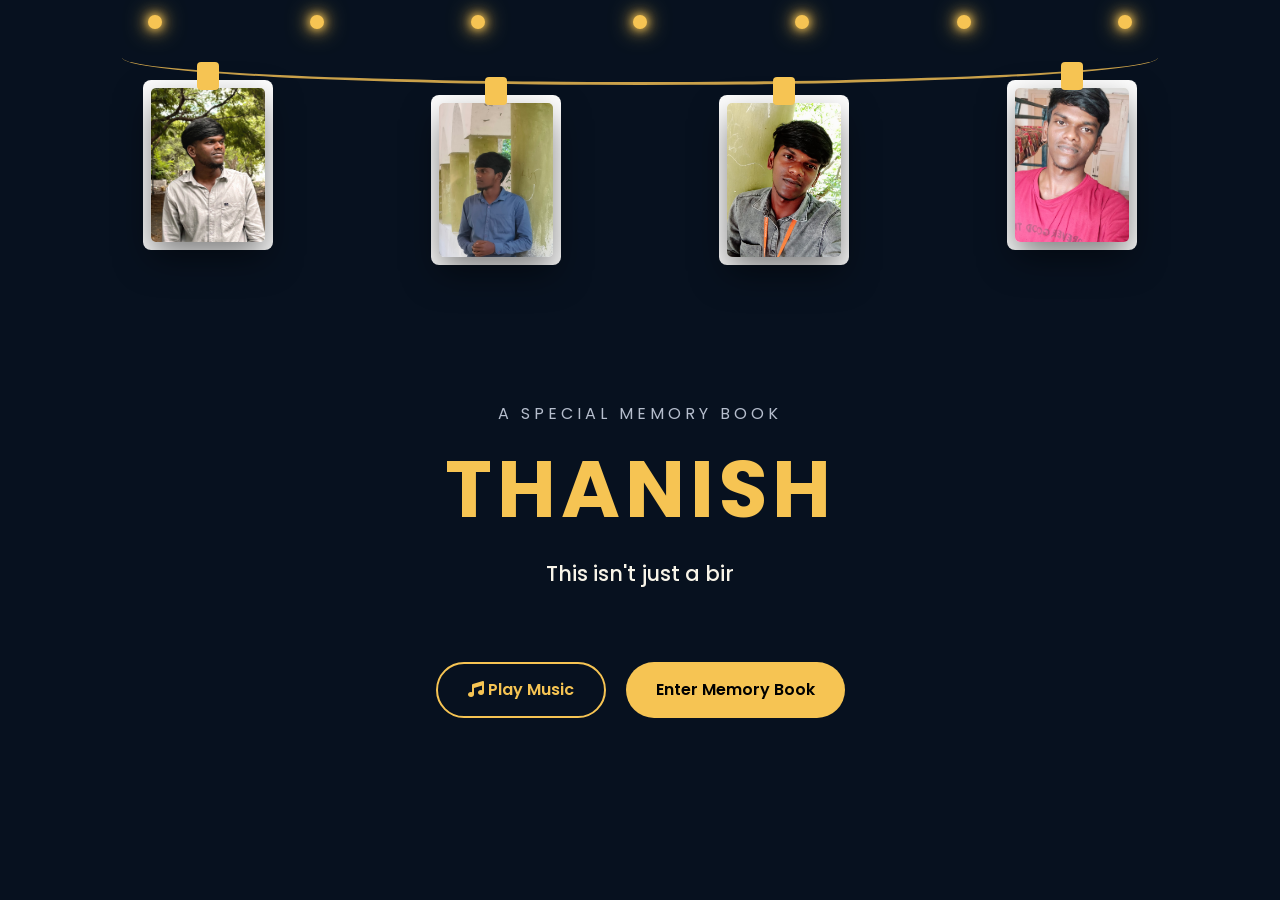
<file: index.html>
<!DOCTYPE html>
<html lang="en">

<head>
    <meta charset="UTF-8">
    <meta name="viewport" content="width=device-width, initial-scale=1.0">

    <title>Happy Birthday Thanish</title>

    <!-- Bootstrap -->
    <link href="https://cdn.jsdelivr.net/npm/bootstrap@5.3.7/dist/css/bootstrap.min.css" rel="stylesheet">

    <!-- Font Awesome -->
    <link rel="stylesheet"
        href="https://cdnjs.cloudflare.com/ajax/libs/font-awesome/6.5.2/css/all.min.css">

    <!-- Google Font -->
    <link
        href="https://fonts.googleapis.com/css2?family=Poppins:wght@300;400;500;600;700&display=swap"
        rel="stylesheet">

    <link rel="stylesheet" href="/css/global.css">
    <link rel="stylesheet" href="./css/animations.css">
    <link rel="stylesheet" href="./css/welcome.css">
</head>

<body class="page-transition">
    <!-- Hanging Memories -->

<div class="memory-rope">

    <div class="photo-card photo1">
        <div class="clip"></div>
        <img src="./assets/images/cover/c7.jpeg" alt="">
    </div>

    <div class="photo-card photo2">
        <div class="clip"></div>
        <img src="./assets/images/cover/c9.jpeg" alt="">
    </div>

    <div class="photo-card photo3">
        <div class="clip"></div>
        <img src="./assets/images/cover/c3.jpeg" alt="">
    </div>

    <div class="photo-card photo4">
        <div class="clip"></div>
        <img src="./assets/images/cover/c6.jpeg" alt="">
    </div>

</div>

    <!-- Stars -->
    <!-- <div class="shooting-star"></div> -->

    <!-- Fairy Lights -->
    <div class="fairy-lights">
        <span></span>
        <span></span>
        <span></span>
        <span></span>
        <span></span>
        <span></span>
        <span></span>
    </div>

    <section class="welcome-section">
        <div class="container">

            <div class="welcome-content">

                <p class="intro-text">A Special Memory Book</p>

                <h1 class="hero-title">THANISH</h1>

                <h3 id="typewriter" class="typewriter-text"></h3>

                <div class="btn-group-custom">

                    <button class="music-btn" id="musicBtn">
                        <i class="fa-solid fa-music"></i>
                        Play Music
                    </button>

                    <button id="enterBtn" class="enter-btn">
    Enter Memory Book
</button>

                </div>

            </div>

        </div>
    </section>

    <audio id="bgMusic" loop>
        <source src="./assets/music/Koodappirannor Slowed Reverb.mp3" type="audio/mpeg">
    </audio>

    <script src="./js/utils/typewriter.js"></script>
    <script src="./js/music.js"></script>
    <script src="./js/pages/welcome.js"></script>

<!-- Question Modal -->

<div class="question-modal" id="questionModal">


<div class="question-box">

    <div id="loadingScreen">

        <h3 id="loadingText">
            Initializing Memory Archive...
        </h3>

        <div class="progress">
            <div id="progressBar"></div>
        </div>
        <p id="accessGranted" style="display:none;">
    ACCESS GRANTED ❤️
</p>

    </div>

    <div id="questionContent" style="display:none;">

        <p>Who is your favorite person in world?😏</p>

        <input
            type="text"
            id="answerInput"
            placeholder="Type your answer">

        <button id="submitAnswer">
            Submit
        </button>

        <p id="resultMessage"></p>

    </div>

</div>


</div>

<audio id="cameraSound">
    <source src="./assets/music/soundreality-ding-411634.mp3" type="audio/mpeg">
</audio>

</body>

</html>
</file>
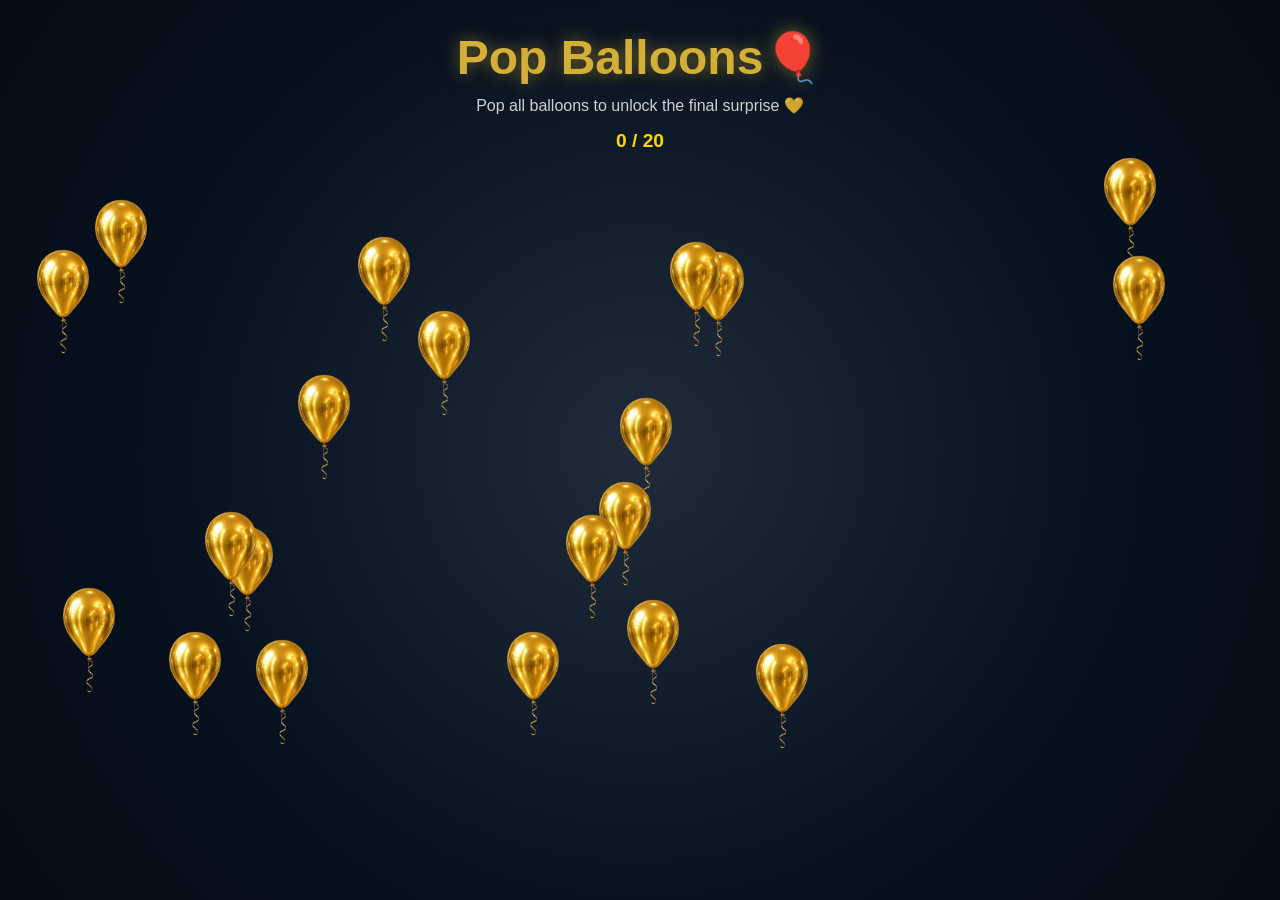
<file: balloon.html>
<!DOCTYPE html>
<html lang="en">

<head>

    <meta charset="UTF-8">

    <meta name="viewport"
          content="width=device-width, initial-scale=1.0">

    <title>Balloon Challenge 🎈</title>

    <link rel="stylesheet"
          href="./css/balloon.css">

</head>

<body>

    <!-- Background Glow -->

    <div class="bg-glow"></div>

    <!-- Header -->

    <div class="game-header">

        <h1>
            Pop Balloons🎈 
        </h1>

        <p>
            Pop all balloons to unlock
            the final surprise 💛
        </p>

        <div id="counter">
            0 / 20
        </div>

    </div>

    <!-- Balloon Area -->

    <div id="balloonContainer">

    </div>

    <!-- Celebration Screen -->

    <div id="celebration"
         class="celebration">

        <div class="popper">
            🎉
        </div>

        <h2>
            All Balloons Popped!
        </h2>

        <p>
            Preparing something special...
        </p>

    </div>

    <!-- Loading Screen -->

    <div id="loadingOverlay"
         class="loading-overlay">

        <h2 id="loadingText">

            Unlocking Final Surprise...

        </h2>

        <div class="loading-bar">

            <div id="progress">

            </div>

        </div>

    </div>

    <script src="./js/pages/balloon.js">

    </script>

</body>

</html>
</file>
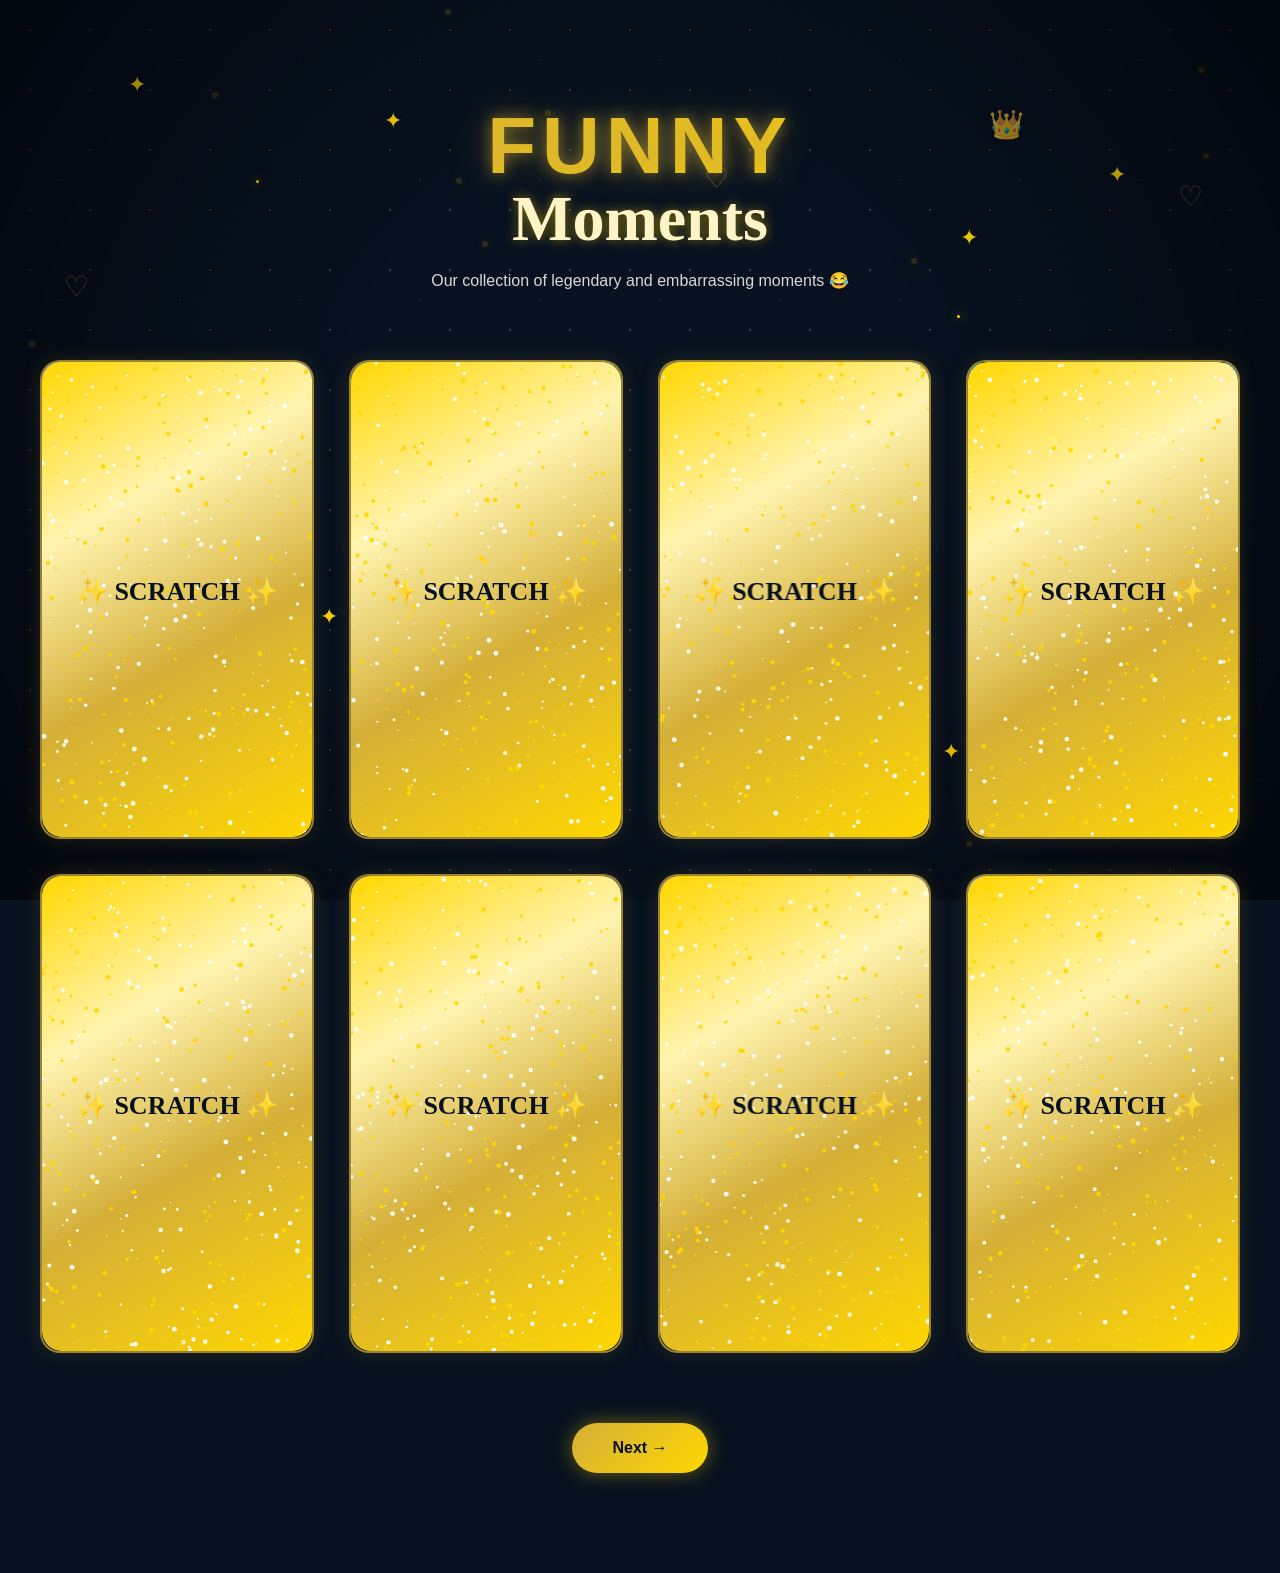
<file: funny-moments.html>
<!DOCTYPE html>
<html lang="en">

<head>

    <meta charset="UTF-8">
    <meta name="viewport" content="width=device-width, initial-scale=1.0">

    <title>Funny Moments</title>

    <link rel="stylesheet" href="./css/funny.css">

</head>

<body>

    <!-- Floating Particles -->

    <div class="particles"></div>

    <!-- Decorations -->

    <div class="star s1">✦</div>
    <div class="star s2">✦</div>
    <div class="star s3">✦</div>
    <div class="star s4">✦</div>

    <div class="heart h1">♡</div>
    <div class="heart h2">♡</div>
    <div class="heart h3">♡</div>

    <div class="crown c1">👑</div>
    <div class="crown c2">👑</div>

    <!-- Extra Stars -->

<div class="star s5">✦</div>
<div class="star s6">✦</div>
<div class="star s7">✦</div>
<div class="star s8">✦</div>
<div class="star s9">✦</div>
<div class="star s10">✦</div>

<!-- Extra Hearts -->

<div class="heart h4">♡</div>
<div class="heart h5">♡</div>
<div class="heart h6">♡</div>
<div class="heart h7">♡</div>
<div class="heart h8">♡</div>

<div class="spark spark1"></div>
<div class="spark spark2"></div>
<div class="spark spark3"></div>
<div class="spark spark4"></div>

    <!-- Main Section -->

    <section class="funny-section">

        <div class="funny-header">

            <h1>

                <span class="gold-title">
                    FUNNY
                </span>

                <span class="script-title">
                    Moments
                </span>

            </h1>

            <p>
                Our collection of legendary and embarrassing moments 😂
            </p>

        </div>

        <!-- Gallery -->

        <div class="funny-grid">

            <div class="funny-card reveal">
                <img src="/assets/images/funny/f1.jpeg">
                <div class="caption">Thanishaa😂</div>
                <canvas class="scratch-card"></canvas>
            </div>

            <div class="funny-card reveal">
                <img src="/assets/images/funny/f3.jpeg">
                <div class="caption">Enna la pose idhuu🤣</div>
                <canvas class="scratch-card"></canvas>
            </div>

            <div class="funny-card reveal">
                <img src="/assets/images/funny/f4.jpeg">
                <div class="caption">Eee edho paravailla😸</div>
                <canvas class="scratch-card"></canvas>
            </div>

            <div class="funny-card reveal">
                <img src="assets/images/surprise/Bonus 4.jpg" alt="" srcset="">
                <div class="caption">😂😂😂</div>
                <canvas class="scratch-card"></canvas>
            </div>

            <div class="funny-card reveal">
                <img src="/assets/images/funny/f5.jpeg">
                <div class="caption">Monkey🐒</div>
                <canvas class="scratch-card"></canvas>
            </div>

            <div class="funny-card reveal">
                <img src="/assets/images/funny/f6.jpeg">
                <div class="caption">Pop Corn Podhuma😆</div>
                <canvas class="scratch-card"></canvas>
            </div>

            <div class="funny-card reveal">
                <img src="/assets/images/funny/f7.jpeg">
                <div class="caption">My Kalai vannam💄</div>
                <canvas class="scratch-card"></canvas>
            </div>

            <div class="funny-card reveal">
                <img src="/assets/images/funny/f8.jpeg">
                <div class="caption">Rascol🤣🤣</div>
                <canvas class="scratch-card"></canvas>
            </div>

        </div>

        <div class="next-wrapper">

            <a href="#" class="next-btn">
    Next →
</a>

        </div>

    </section>
<div id="countdownOverlay" class="countdown-overlay">

    <div class="countdown-box">

        <h2>
            The Next Page Is Loading...
        </h2>

        <div id="countdownNumber">
            5
        </div>

        <p id="countdownText">
            Get Ready 💛
        </p>

    </div>

</div>
    
<script src="./js/pages/funny.js"></script>
</body>

</html>
</file>
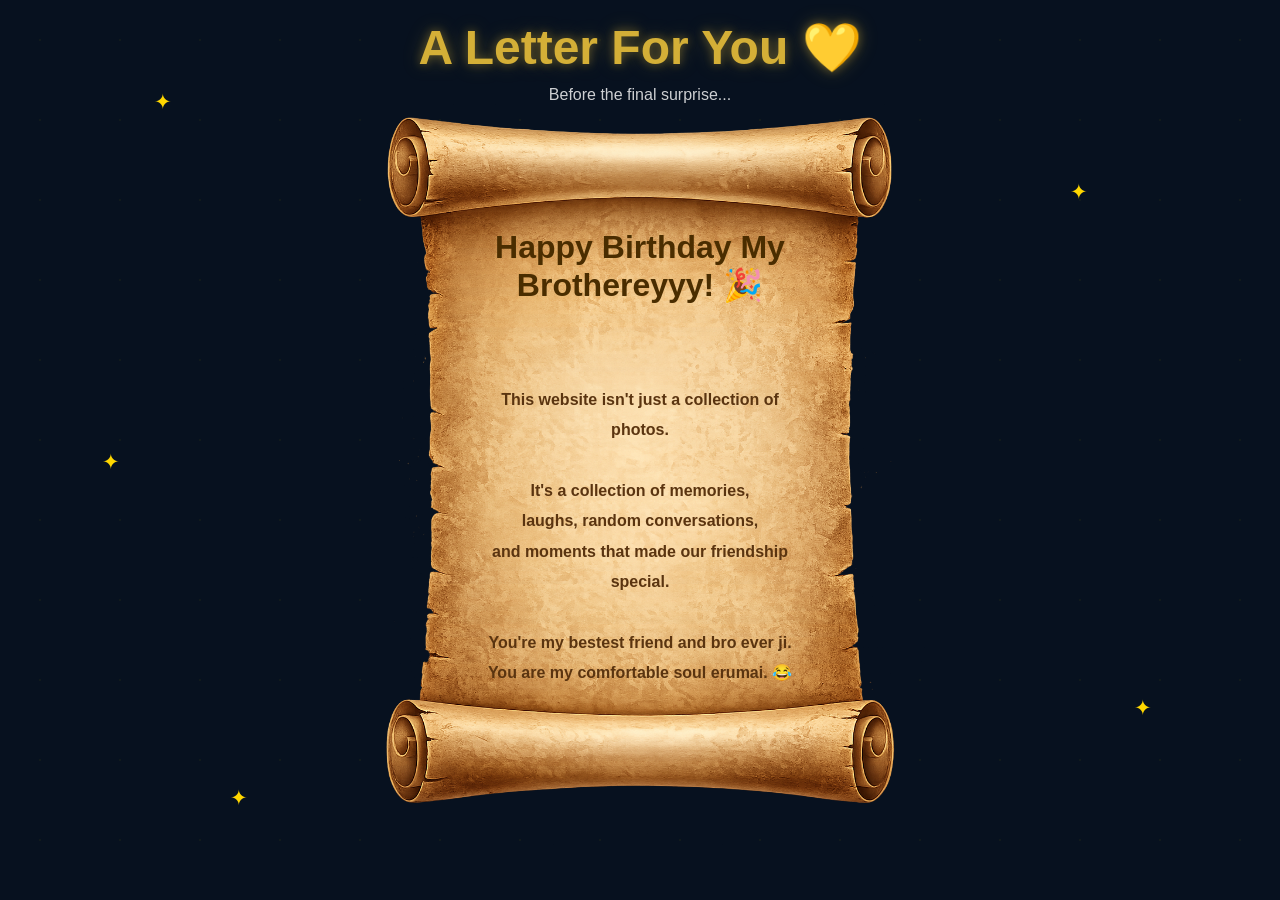
<file: letter.html>
<!DOCTYPE html>
<html lang="en">

<head>

    <meta charset="UTF-8">
    <meta name="viewport"
          content="width=device-width, initial-scale=1.0">

    <title>A Letter For You 💛</title>

    <link rel="stylesheet"
          href="./css/letter.css">

</head>

<body>

    <!-- Background Decorations -->

    <div class="particles"></div>

    <div class="star s1">✦</div>
    <div class="star s2">✦</div>
    <div class="star s3">✦</div>
    <div class="star s4">✦</div>
    <div class="star s5">✦</div>

    <!-- Heading -->

    <div class="letter-header">

        <h1>
            A Letter For You 💛
        </h1>

        <p>
            Before the final surprise...
        </p>

    </div>

    <!-- Scroll -->

    <section class="letter-section">

        <div class="letter-scroll">

            <div class="letter-content">

                <h2 id="letterTitle"></h2>

                <p id="letterText"></p>
                <p class="signature">
    — Swetha 💛
</p>

                <div class="key-container">

    <div class="key-btn" id="continueBtn">
        🔑
    </div>

    <p class="key-text">
        Unlock The Final Surprise
    </p>

</div>

            </div>

        </div>

    </section>

    <script src="./js/pages/letter.js"></script>

</body>

</html>
</file>
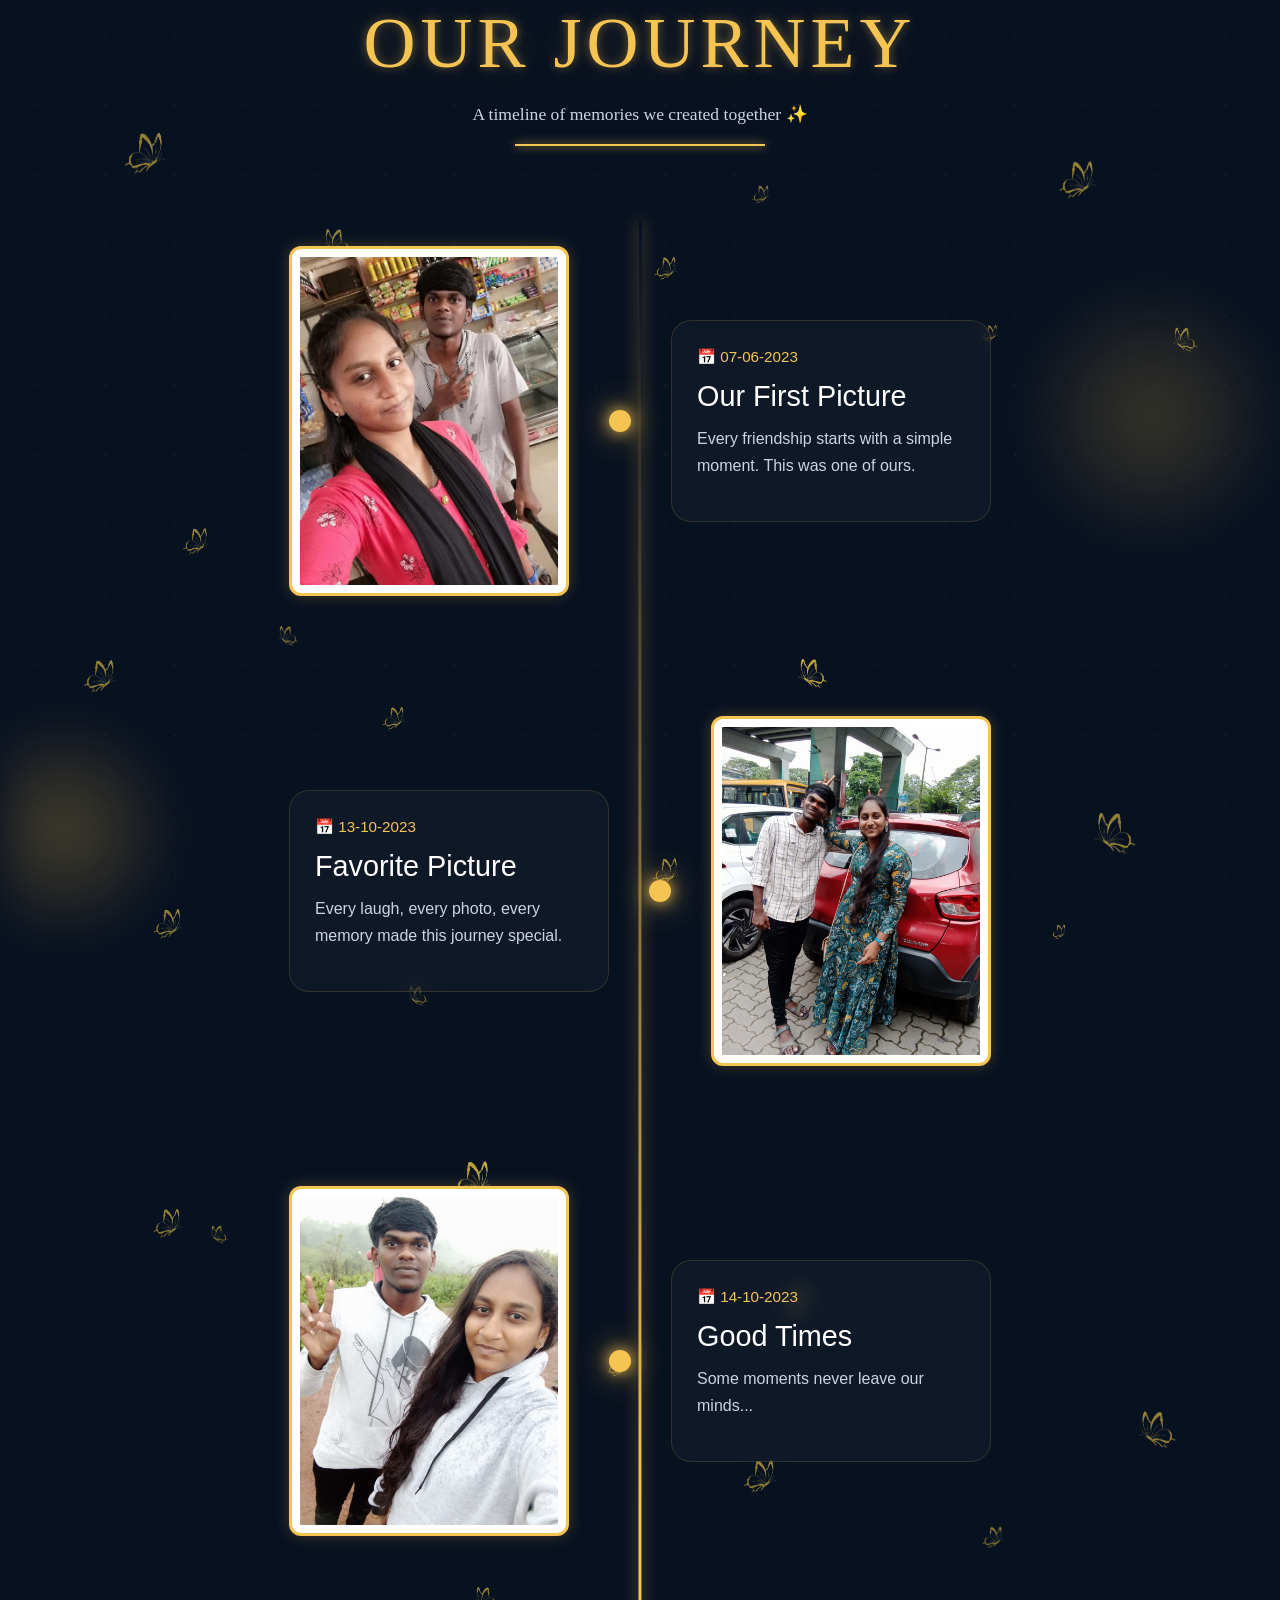
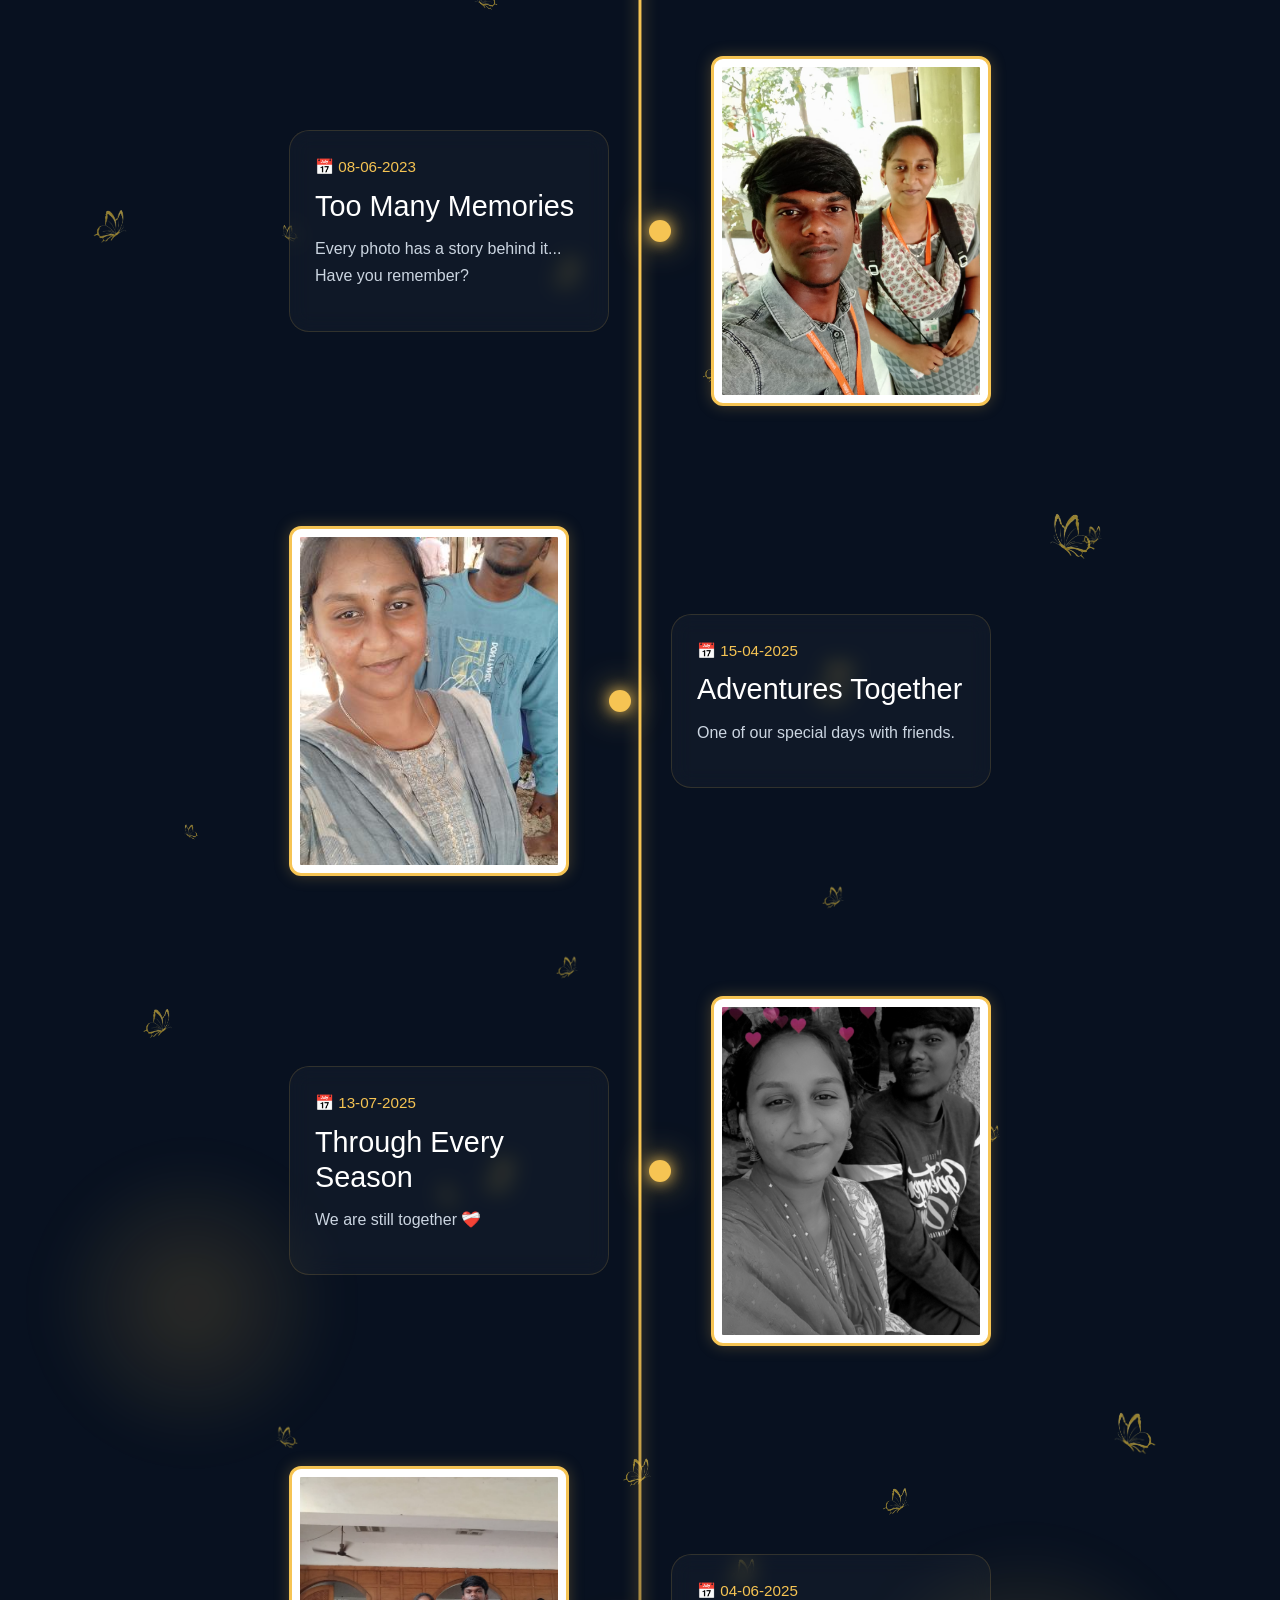
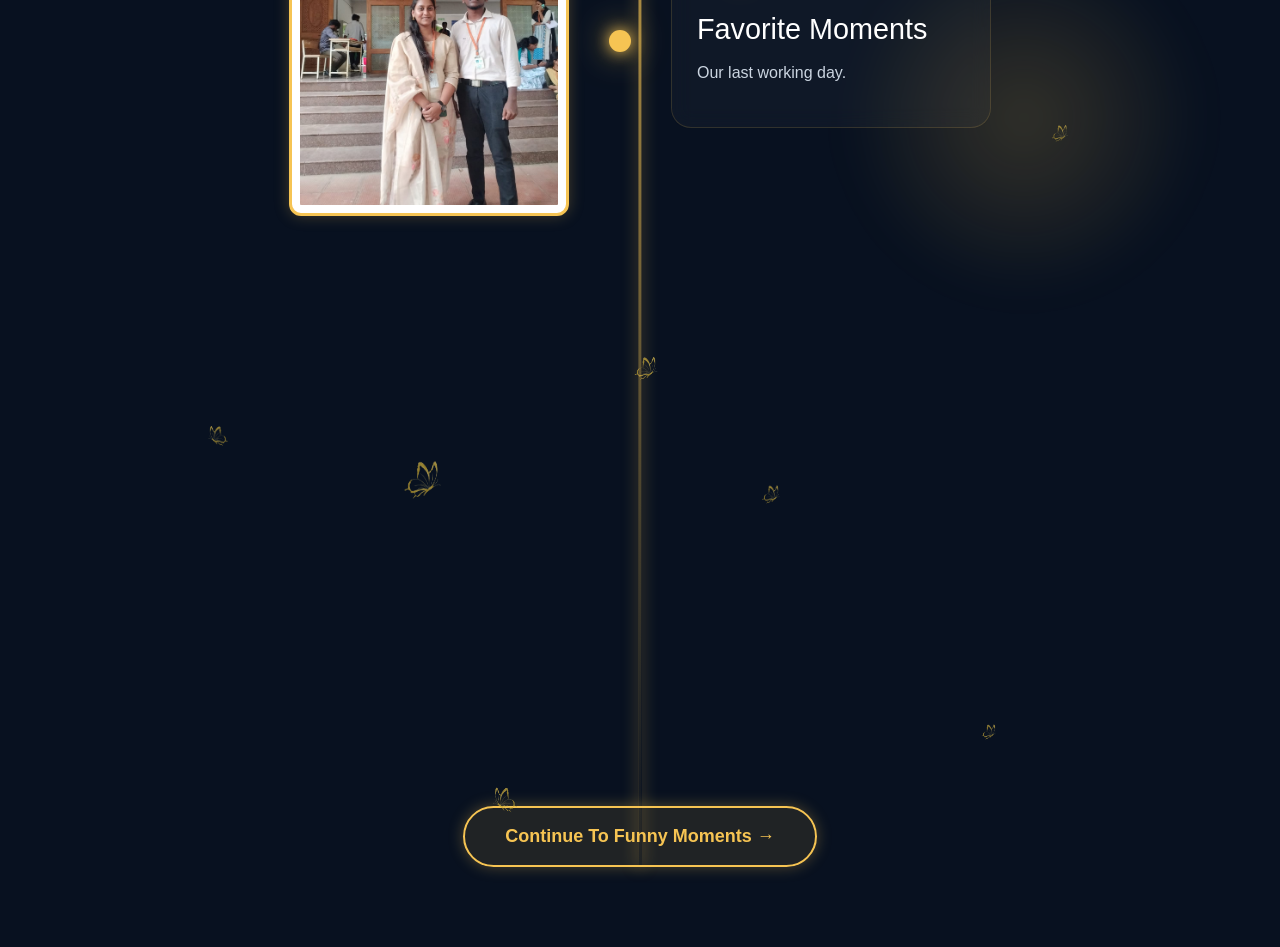
<file: memories.html>
<!DOCTYPE html>

<html lang="en">

<head>
    <meta charset="UTF-8">
    <meta name="viewport" content="width=device-width, initial-scale=1.0">
    <title>Our Journey</title>


    <link href="https://cdn.jsdelivr.net/npm/bootstrap@5.3.7/dist/css/bootstrap.min.css" rel="stylesheet">
    <link href="https://fonts.googleapis.com/css2?family=Playfair+Display:wght@600;700&display=swap" rel="stylesheet">
    <link href="https://fonts.googleapis.com/css2?family=Qwigley&display=swap" rel="stylesheet">

    <link rel="stylesheet" href="/css/global.css">
    <link rel="stylesheet" href="/css/memories.css">


</head>

<body>


    <section class="luxury-timeline">
        <!-- Floating Butterflies -->

<img src="./assets/images/timeline/b.png" class="butterfly b1">
<img src="./assets/images/timeline/b.png" class="butterfly b2">
<img src="./assets/images/timeline/b.png" class="butterfly b3">
<img src="./assets/images/timeline/b.png" class="butterfly b4">
<img src="./assets/images/timeline/b.png" class="butterfly b5">
<img src="./assets/images/timeline/b.png" class="butterfly b6">
<img src="./assets/images/timeline/b.png" class="butterfly b7">
<img src="./assets/images/timeline/b.png" class="butterfly b8">
<img src="./assets/images/timeline/b.png" class="butterfly b9">
<img src="./assets/images/timeline/b.png" class="butterfly b10">
<img src="./assets/images/timeline/b.png" class="butterfly b11">
<img src="./assets/images/timeline/b.png" class="butterfly b12">
<img src="./assets/images/timeline/b.png" class="butterfly b13">
<img src="./assets/images/timeline/b.png" class="butterfly b14">
<img src="./assets/images/timeline/b.png" class="butterfly b15">
<img src="./assets/images/timeline/b.png" class="butterfly b13">
<img src="./assets/images/timeline/b.png" class="butterfly b14">
<img src="./assets/images/timeline/b.png" class="butterfly b15">
<img src="./assets/images/timeline/b.png" class="butterfly b16">
<img src="./assets/images/timeline/b.png" class="butterfly b17">
<img src="./assets/images/timeline/b.png" class="butterfly b18">
<img src="./assets/images/timeline/b.png" class="butterfly b19">
<img src="./assets/images/timeline/b.png" class="butterfly b20">
<img src="./assets/images/timeline/b.png" class="butterfly b21">
<img src="./assets/images/timeline/b.png" class="butterfly b22">
<img src="./assets/images/timeline/b.png" class="butterfly b23">
<img src="./assets/images/timeline/b.png" class="butterfly b24">
<img src="./assets/images/timeline/b.png" class="butterfly b25">
<img src="./assets/images/timeline/b.png" class="butterfly b26">
<img src="./assets/images/timeline/b.png" class="butterfly b27">
<img src="./assets/images/timeline/b.png" class="butterfly b28">
<img src="./assets/images/timeline/b.png" class="butterfly b29">
<img src="./assets/images/timeline/b.png" class="butterfly b30">
<img src="./assets/images/timeline/b.png" class="butterfly b31">
<img src="./assets/images/timeline/b.png" class="butterfly b32">
<img src="./assets/images/timeline/b.png" class="butterfly b33">
<img src="./assets/images/timeline/b.png" class="butterfly b34">
<img src="./assets/images/timeline/b.png" class="butterfly b35">
<img src="./assets/images/timeline/b.png" class="butterfly b36">
<img src="./assets/images/timeline/b.png" class="butterfly b37">
<img src="./assets/images/timeline/b.png" class="butterfly b38">
<img src="./assets/images/timeline/b.png" class="butterfly b39">
<img src="./assets/images/timeline/b.png" class="butterfly b40">
<img src="./assets/images/timeline/b.png" class="butterfly b41">
<img src="./assets/images/timeline/b.png" class="butterfly b42">
<img src="./assets/images/timeline/b.png" class="butterfly b43">
<img src="./assets/images/timeline/b.png" class="butterfly b44">
<img src="./assets/images/timeline/b.png" class="butterfly b45">
<img src="./assets/images/timeline/b.png" class="butterfly b46">
<img src="./assets/images/timeline/b.png" class="butterfly b47">
<img src="./assets/images/timeline/b.png" class="butterfly b48">
<img src="./assets/images/timeline/b.png" class="butterfly b49">
<img src="./assets/images/timeline/b.png" class="butterfly b50">
<img src="./assets/images/timeline/b.png" class="butterfly b51">
<img src="./assets/images/timeline/b.png" class="butterfly b52">
<img src="./assets/images/timeline/b.png" class="butterfly b53">
<img src="./assets/images/timeline/b.png" class="butterfly b54">
<img src="./assets/images/timeline/b.png" class="butterfly b55">
<img src="./assets/images/timeline/b.png" class="butterfly b56">
<img src="./assets/images/timeline/b.png" class="butterfly b57">
<img src="./assets/images/timeline/b.png" class="butterfly b58">
<img src="./assets/images/timeline/b.png" class="butterfly b59">
<img src="./assets/images/timeline/b.png" class="butterfly b60">
<img src="./assets/images/timeline/b.png" class="butterfly b61">
<img src="./assets/images/timeline/b.png" class="butterfly b62">
<img src="./assets/images/timeline/b.png" class="butterfly b63">



    <div class="timeline-header">
        <h1>OUR JOURNEY</h1>
        <p>A timeline of memories we created together ✨</p>
    </div>

    <div class="timeline-center-line"></div>

    <!-- Memory 1 -->
    <div class="timeline-row left">
        <div class="timeline-photo">
            <img src="./assets/images/timeline/timeline 1.jpeg" alt="">
        </div>

        <div class="timeline-dot"></div>

        <div class="timeline-content">
            <span class="memory-date">📅 07-06-2023</span>
            <h2>Our First Picture</h2>
            <p>Every friendship starts with a simple moment. This was one of ours.</p>
        </div>
    </div>

    <!-- Memory 2 -->
    <div class="timeline-row right">
        <div class="timeline-content">
            <span class="memory-date">📅 13-10-2023</span>
            <h2>Favorite Picture</h2>
            <p>Every laugh, every photo, every memory made this journey special.</p>
        </div>

        <div class="timeline-dot"></div>

        <div class="timeline-photo">
            <img src="./assets/images/timeline/timeline 2.jpeg" alt="">
        </div>
    </div>

    <!-- Memory 3 -->
    <div class="timeline-row left">
        <div class="timeline-photo">
            <img src="./assets/images/timeline/timeline 3.jpeg" alt="">
        </div>

        <div class="timeline-dot"></div>

        <div class="timeline-content">
            <span class="memory-date">📅 14-10-2023</span>
            <h2>Good Times</h2>
            <p>Some moments never leave our minds...</p>
        </div>
    </div>
    <!-- Memory 4 -->
<div class="timeline-row right">

    <div class="timeline-content">
        <span class="memory-date">📅 08-06-2023</span>
        <h2>Too Many Memories</h2>
        <p>
            Every photo has a story behind it... Have you remember?
        </p>
    </div>

    <div class="timeline-dot"></div>

    <div class="timeline-photo">
        <img src="./assets/images/timeline/timeline 4.jpeg" alt="">
    </div>

</div>
<!-- Memory 5 -->
<div class="timeline-row left">

    <div class="timeline-photo">
        <img src="./assets/images/timeline/timeline 5.jpg" alt="">
    </div>

    <div class="timeline-dot"></div>

    <div class="timeline-content">
        <span class="memory-date">📅 15-04-2025</span>
        <h2>Adventures Together</h2>
        <p>
            One of our special days with friends.
        </p>
    </div>

</div>
<!-- Memory 6 -->
<div class="timeline-row right">

    <div class="timeline-content">
        <span class="memory-date">📅 13-07-2025</span>
        <h2>Through Every Season</h2>
        <p>
            We are still together ❤️‍🩹
        </p>
    </div>

    <div class="timeline-dot"></div>

    <div class="timeline-photo">
        <img src="./assets/images/timeline/timeline 6.jpeg" alt="">
    </div>

</div>
<!-- Memory 7 -->
<div class="timeline-row left">

    <div class="timeline-photo">
        <img src="./assets/images/timeline/timeline 7.jpeg" alt="">
    </div>

    <div class="timeline-dot"></div>

    <div class="timeline-content">
        <span class="memory-date">📅 04-06-2025</span>
        <h2>Favorite Moments</h2>
        <p>
            Our last working day.
        </p>
    </div>

</div>
<!-- Memory 8 -->
<div class="timeline-row right">

    <div class="timeline-content">
        <span class="memory-date">📅 27-05-2025</span>
        <h2>Special Day Of College</h2>
        <p>
            Never forget this day.
        </p>
    </div>

    <div class="timeline-dot"></div>

    <div class="timeline-photo">
        <img src="./assets/images/timeline/timeline 8.jpeg" alt="">
    </div>

</div>
    <div class="continue-section">
    <a href="puzzle.html" class="continue-btn">
    Continue To Funny Moments →
</a>
</div>

</section>

    <script src="./js/pages/memories.js"></script>



</body>

</html>
</file>
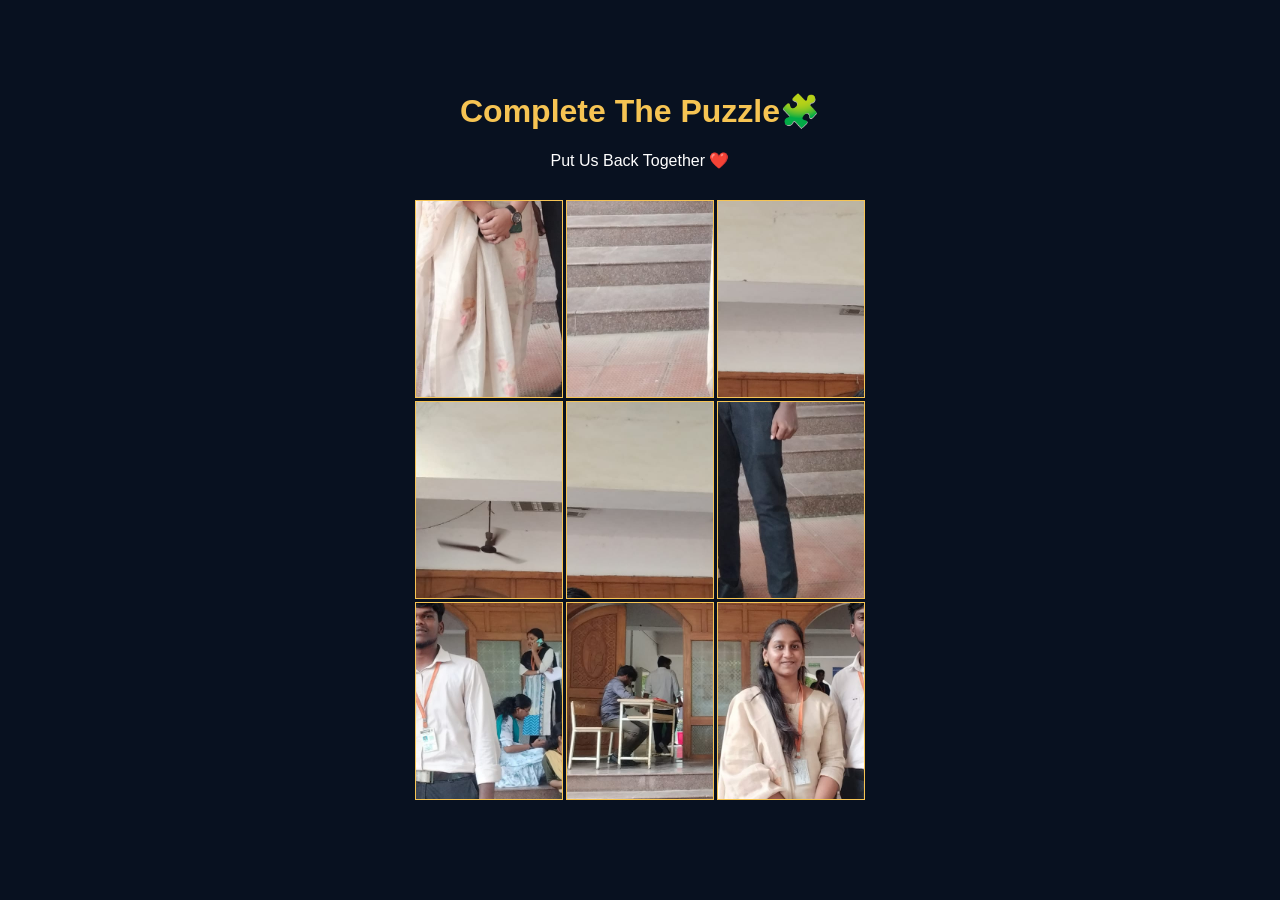
<file: puzzle.html>
<!DOCTYPE html>
<html lang="en">

<head>

    <meta charset="UTF-8">
    <meta name="viewport" content="width=device-width, initial-scale=1.0">

    <title>Puzzle Challenge</title>

    <link rel="stylesheet" href="./css/puzzle.css">

</head>

<body>

    <div class="puzzle-container">

        <h1>Complete The Puzzle🧩</h1>

        <p>Put Us Back Together ❤️</p>

        <div class="puzzle-grid">

            <div class="piece" draggable="true" data-order="1"></div>
            <div class="piece" draggable="true" data-order="2"></div>
            <div class="piece" draggable="true" data-order="3"></div>

            <div class="piece" draggable="true" data-order="4"></div>
            <div class="piece" draggable="true" data-order="5"></div>
            <div class="piece" draggable="true" data-order="6"></div>

            <div class="piece" draggable="true" data-order="7"></div>
            <div class="piece" draggable="true" data-order="8"></div>
            <div class="piece" draggable="true" data-order="9"></div>

        </div>

        <div id="successMessage">

            <h2>💛 Memory Restored Successfully</h2>

            <button id="unlockBtn" class="unlock-btn">
                Click Here To Unlock
            </button>

        </div>

    </div>

    <!-- Loading Overlay -->

    <div id="loadingOverlay" class="loading-overlay">

        <div class="loading-box">

            <h2 id="loadingTitle">
                Unlocking...
            </h2>

            <div class="loading-bar">

                <div id="loadingProgress"></div>

            </div>

            <p id="loadingMessage">
                Collecting embarrassing evidence...
            </p>

        </div>

    </div>

    <script src="./js/pages/puzzle.js"></script>

</body>

</html>
</file>
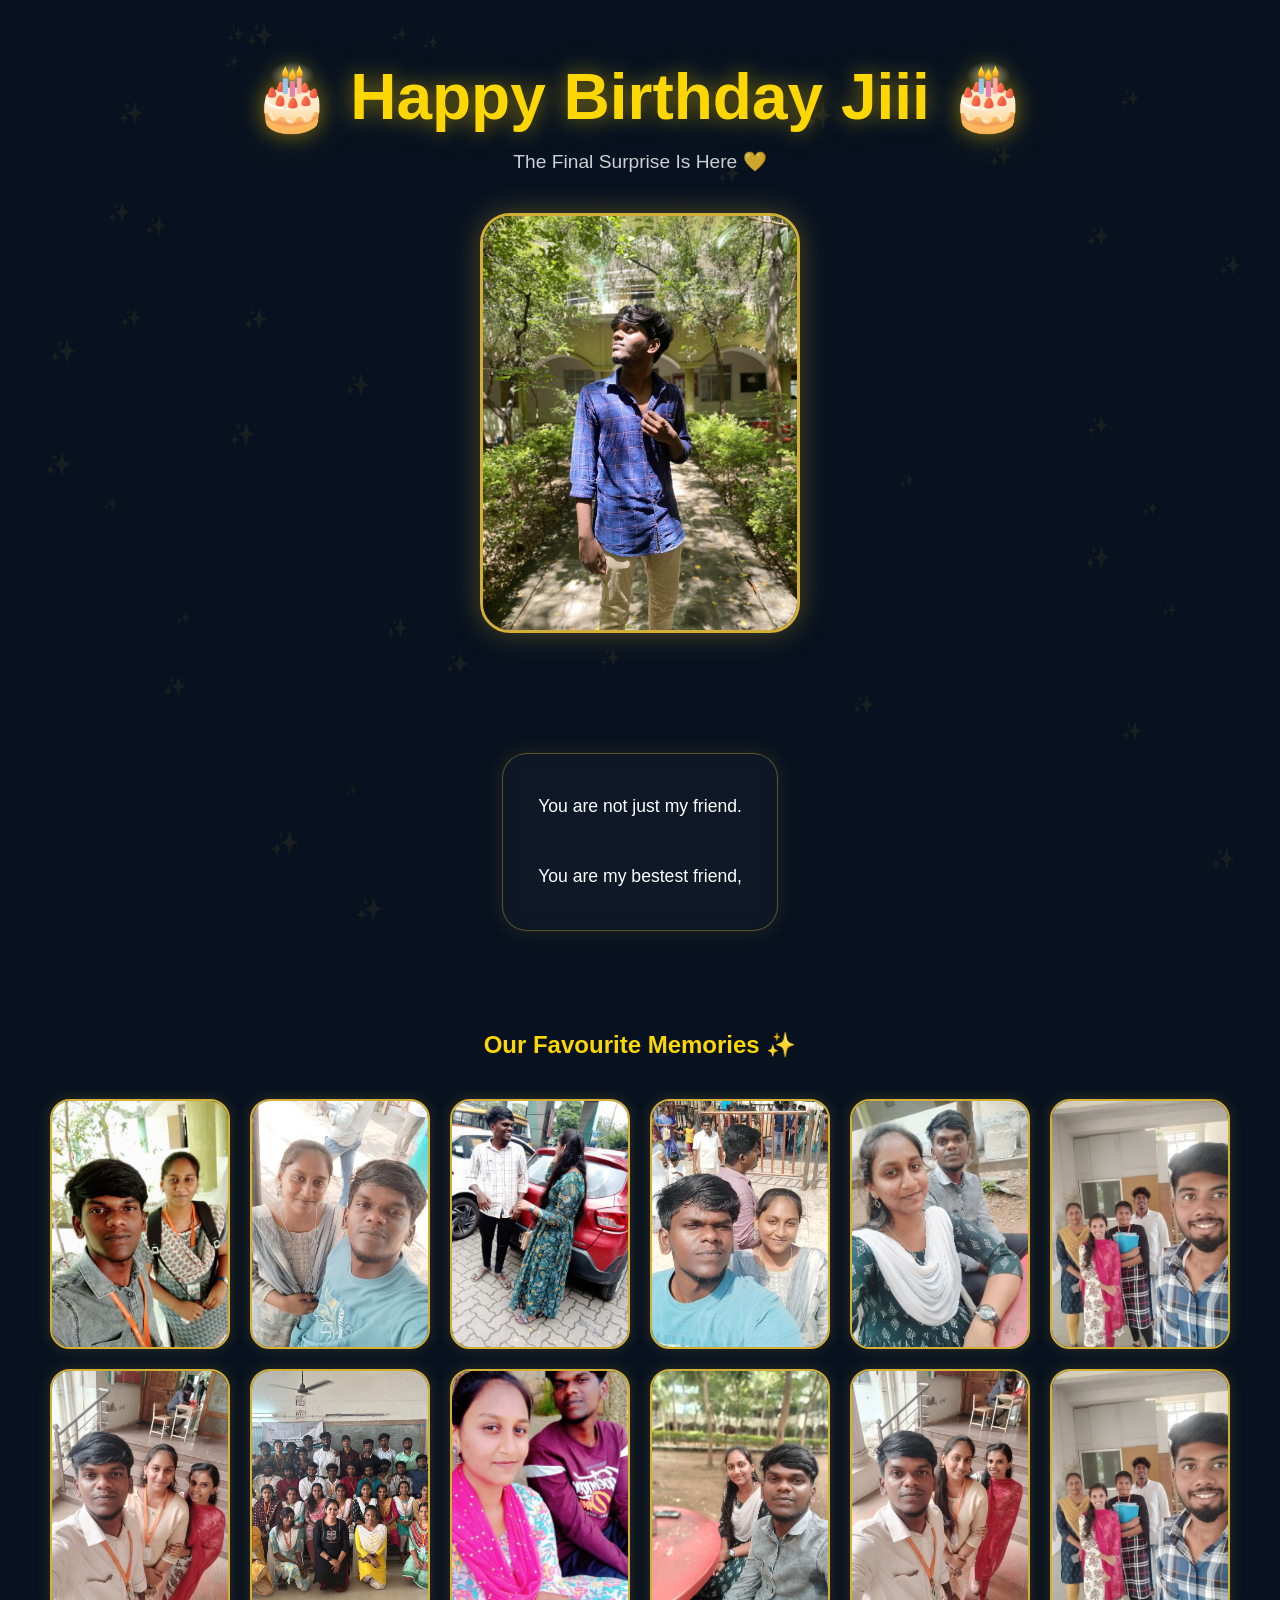
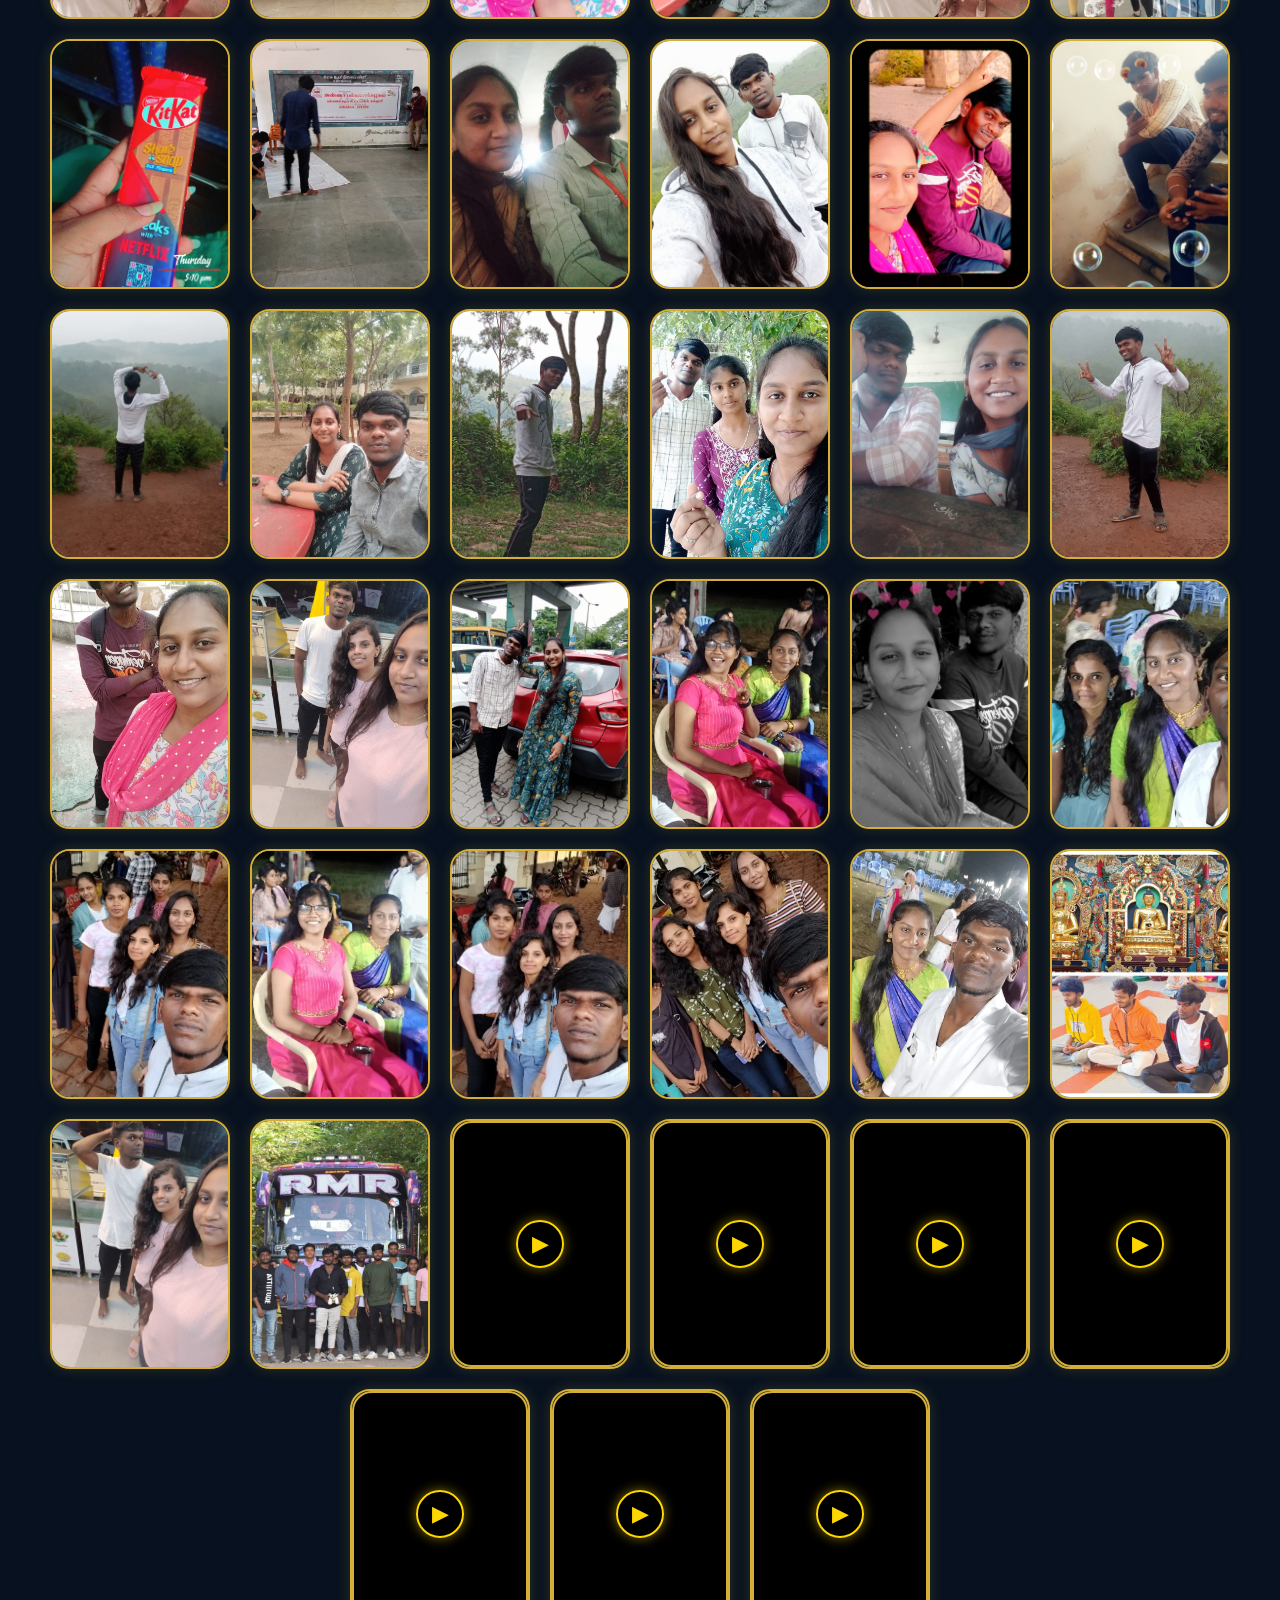
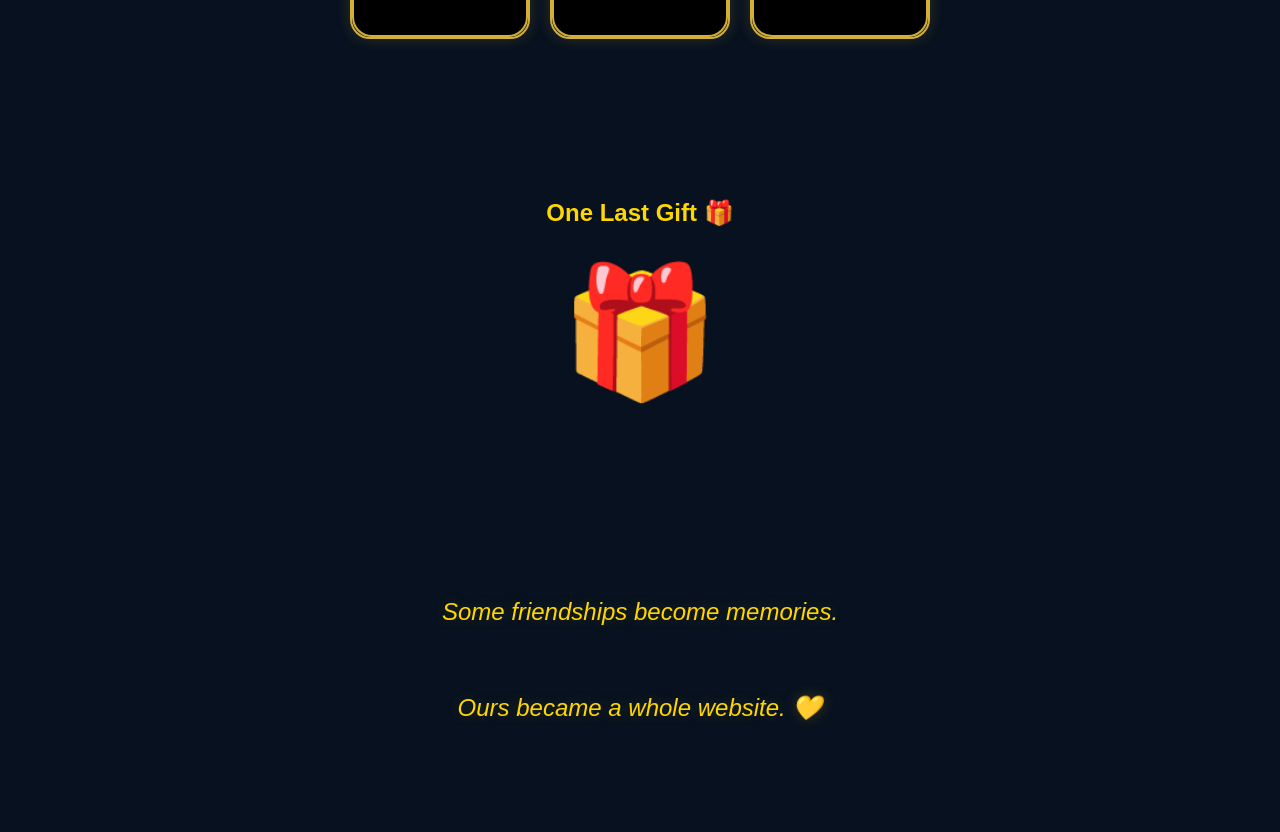
<file: surprise.html>
<!DOCTYPE html>
<html lang="en">

<head>

    <meta charset="UTF-8">

    <meta name="viewport" content="width=device-width, initial-scale=1.0">

    <title>Happy Birthday Jiii</title>

    <link rel="stylesheet" href="./css/surprise.css">

</head>

<body>

    <!-- Background Particles -->

    <div class="particles"></div>

    <!-- Hero Section -->

    <section class="hero">

        <h1 class="birthday-title">
            🎂 Happy Birthday Jiii 🎂
        </h1>

        <p class="subtitle">
            The Final Surprise Is Here 💛
        </p>

        <!-- Main Photo -->

        <div class="hero-image">

            <img src="/assets/images/cover/c2.jpeg">

        </div>

    </section>

    <!-- Typewriter Message -->

    <section class="message-section">

        <div class="message-box">

            <p id="birthdayMessage"></p>

        </div>

    </section>

    <!-- Memory Gallery -->

    <section class="memory-gallery">

        <h2>
            Our Favourite Memories ✨
        </h2>

        <div class="gallery-track">
            <img src="assets/images/timeline/timeline 4.jpeg" alt="">
            <img src="/assets/images/surprise/m2.jpg">
            <img src="/assets/images/surprise/m15.jpeg">
            <img src="/assets/images/surprise/m3.jpg">
            <img src="/assets/images/surprise/m4.jpg">
            <img src="/assets/images/surprise/m5.jpeg">
            <img src="/assets/images/surprise/m10.jpeg">
            <img src="/assets/images/surprise/m11.jpeg">
            <img src="/assets/images/surprise/m12.jpeg">
            <img src="/assets/images/surprise/m13.jpg">
            <img src="/assets/images/surprise/m14.jpeg">
            <img src="/assets/images/surprise/m5.jpeg">
            <img src="/assets/images/surprise/m20.jpeg">
            <img src="/assets/images/surprise/m16.jpeg">
            <img src="/assets/images/surprise/m17.jpeg">
            <img src="/assets/images/surprise/m6.jpeg">
            <img src="/assets/images/surprise/m7.jpeg">
            <img src="/assets/images/surprise/m8.jpeg">
            <img src="/assets/images/surprise/m34.jpeg">
            <img src="/assets/images/surprise/m9.jpg">
            <!-- <img src="/assets/images/surprise/m36.jpeg"> -->
            <img src="/assets/images/surprise/m32.jpeg">
            <img src="/assets/images/surprise/m18.jpeg">
            <img src="/assets/images/timeline/timeline 8.jpeg">
            <img src="/assets/images/surprise/m33.jpeg">
            <img src="/assets/images/surprise/m19.jpeg">
            <img src="/assets/images/surprise/bonus 3.jpeg">
            <img src="/assets/images/surprise/Bonus 2.jpeg">
            <img src="/assets/images/surprise/m24.jpeg">
            <img src="/assets/images/timeline/timeline 6.jpeg">
            <img src="/assets/images/surprise/m25.jpeg">
            <img src="/assets/images/surprise/m30.jpeg">
            <img src="/assets/images/surprise/m28.jpeg">
            <img src="/assets/images/surprise/m31.jpeg">
            <img src="/assets/images/surprise/m29.jpeg">
            <img src="/assets/images/surprise/m27.jpeg">
            <img src="/assets/images/surprise/m38.jpeg">
            <img src="/assets/images/surprise/m39.jpeg">
            <img src="/assets/images/surprise/m40.jpeg">
            <div class="video-wrapper">
                <video class="gallery-video" playsinline preload="metadata">
                    <source src="/assets/images/surprise/m21.mp4" type="video/mp4">
                </video>
                <div class="play-badge">
                    ▶
                </div>
            </div>
            <div class="video-wrapper">
                <video class="gallery-video" playsinline preload="metadata">
                    <source src="/assets/images/surprise/m22.mp4" type="video/mp4">
                </video>
                <div class="play-badge">
                    ▶
                </div>
            </div>
            <div class="video-wrapper">
                <video class="gallery-video" playsinline preload="metadata">
                    <source src="/assets/images/surprise/m23.mp4" type="video/mp4">
                </video>
                <div class="play-badge">
                    ▶
                </div>
            </div>
            <div class="video-wrapper">
                <video class="gallery-video" playsinline preload="metadata">
                    <source src="/assets/images/surprise/m42.mp4" type="video/mp4">
                </video>
                <div class="play-badge">
                    ▶
                </div>
            </div>
            <div class="video-wrapper">
                <video class="gallery-video" playsinline preload="metadata">
                    <source src="/assets/images/surprise/m35.mp4" type="video/mp4">
                </video>
                <div class="play-badge">
                    ▶
                </div>
            </div>
            <div class="video-wrapper">
                <video class="gallery-video" playsinline preload="metadata">
                    <source src="/assets/images/surprise/m37.mp4" type="video/mp4">
                </video>
                <div class="play-badge">
                    ▶
                </div>
            </div>
            <div class="video-wrapper">
                <video class="gallery-video" playsinline preload="metadata">
                    <source src="/assets/images/surprise/m41.mp4" type="video/mp4">
                </video>
                <div class="play-badge">
                    ▶
                </div>
            </div>

        </div>

    </section>

    <!-- Gift Box -->

    <section class="gift-section">

        <h2>
            One Last Gift 🎁
        </h2>

        <div id="giftBox" class="gift-box">

            🎁

        </div>

        <div id="giftReveal" class="gift-reveal">

            <h2>
                🏆 World's Best Brothereyyy 🏆
            </h2>

            <p>
                Certified Chaos Partner Since Day One 😂💛
            </p>

        </div>

    </section>
    <div id="vaultLoading" class="vault-loading">

        <h2 id="loadingTitle">
            Initializing Memory Vault...
        </h2>

        <div class="loading-bar">

            <div id="vaultProgressBar"></div>

        </div>

        <p id="loadingText">
            Loading...
        </p>

    </div>
    <!-- MEMORY VAULT MODAL -->

    <div id="vaultModal" class="vault-modal">

        <div class="vault-container">

            <h2>
                Open The Door
            </h2>

            <p>
                Authorized Access Required
            </p>

            <div class="royal-door">
                <div class="butterfly-container"></div>
                <div class="door left-door">

                    <div class="door-handle left-handle"></div>

                </div>

                <div class="door right-door">

                    <div class="door-handle right-handle"></div>

                </div>

                <div class="door-center">

                    <div class="vault-lock">🔒</div>

                    <div id="vaultPercent">
                        0%
                    </div>

                </div>

            </div>

            <button id="startQuiz" class="vault-btn">

                Unlock

            </button>

            <!-- Quiz Area -->

            <div id="quizContainer" class="quiz-container">

                <h3 id="questionText">

                </h3>

                <div id="answerButtons">

                </div>

            </div>

            <!-- Bonus Image -->

            <div id="bonusReveal" class="bonus-reveal">

                <h2>
                    🎉 Secret Memory Unlocked
                </h2>

                <img src="/assets/images/surprise/Bonus 1.jpeg" alt="Bonus Memory">

            </div>

        </div>

    </div>

    <!-- Final Quote -->

    <section class="final-quote">

        <p>

            Some friendships become memories.

            <br><br>

            Ours became a whole website. 💛

        </p>

    </section>
    <div id="imageModal" class="image-modal">

        <span id="closeModal" class="close-btn">
            ✕
        </span>

        <span id="prevBtn" class="nav-btn prev">
            ❮
        </span>

        <img id="modalImage">

        <video id="modalVideo" controls playsinline style="display:none;">
        </video>

        <span id="nextBtn" class="nav-btn next">
            ❯
        </span>

    </div>
    <script src="./js/pages/surprise.js">

    </script>

</body>

</html>
</file>
<file: css/global.css>
:root{
    --bg:#07111f;
    --gold:#f6c453;
    --cream:#f8f4e8;
    --gray:#b6becd;
}

*{
    margin:0;
    padding:0;
    box-sizing:border-box;
}

body{
    font-family:'Poppins',sans-serif;
    background:var(--bg);
    color:white;
    overflow-x:hidden;
}
.page-transition{
    animation:pageFade 3s ease;
}
</file>
<file: css/animations.css>
@keyframes twinkle{
    0%{opacity:.3;}
    50%{opacity:1;}
    100%{opacity:.3;}
}
</file>
<file: css/welcome.css>
.welcome-section{
    min-height:100vh;
    display:flex;
    justify-content:center;
    align-items:center;
    text-align:center;
    position:relative;
}
.welcome-content{
    margin-top:220px;
}
.hero-title{
    font-size:5rem;
    font-weight:700;
    color:#f6c453;
    letter-spacing:5px;

    animation:titleGlow 1s ease-in-out infinite alternate;
}

@keyframes titleGlow{

    from{
        text-shadow:
        0 0 1px rgba(246,196,83,.4);
    }

    to{
        text-shadow:
        0 0 5px rgba(243, 184, 45, 0.8);
        /* 0 0 2px rgba(246,196,83,.6); */
    }

}

.intro-text{
    color:var(--gray);
    margin-bottom:15px;
    text-transform:uppercase;
    letter-spacing:4px;
}

.typewriter-text{
    color:var(--cream);
    min-height:60px;
    margin-top:25px;
    font-size:1.3rem;
}

.btn-group-custom{
    margin-top:40px;
    display:flex;
    justify-content:center;
    gap:20px;
    flex-wrap:wrap;
}

.music-btn,
.enter-btn{
    padding:14px 30px;
    border:none;
    border-radius:50px;
    text-decoration:none;
    font-weight:600;
    transition:0.3s;
}

.music-btn{
    background:transparent;
    border:2px solid var(--gold);
    color:var(--gold);
}

.enter-btn{
    background:var(--gold);
    color:black;
}

.music-btn:hover,
.enter-btn:hover{
    transform:translateY(-3px);
}
.progress{
    width:100%;
    height:12px;
    background:#333;
    border-radius:20px;
    overflow:hidden;
    margin-top:20px;
}

#progressBar{
    width:0%;
    height:100%;
    background:#f6c453;
    transition:.3s;
}

.question-modal{
position:fixed;
inset:0;
background:rgba(0,0,0,.9);
display:none;
justify-content:center;
align-items:center;
z-index:9999;
}

.question-box{
width:90%;
max-width:500px;
background:#111827;
border:2px solid #f6c453;
border-radius:20px;
padding:30px;
text-align:center;
}

.question-box h3{
color:#f6c453;
}

.question-box p{
color:white;
margin-top:15px;
}

.question-box input{
width:100%;
margin-top:20px;
padding:12px;
border:none;
border-radius:10px;
}

.question-box button{
margin-top:20px;
background:#f6c453;
color:black;
border:none;
padding:12px 25px;
border-radius:30px;
font-weight:600;
}

#resultMessage{
margin-top:15px;
color:#f6c453;
}

.progress{
width:100%;
height:12px;
background:#333;
border-radius:20px;
overflow:hidden;
margin-top:20px;
}

#progressBar{
width:0%;
height:100%;
background:#f6c453;
}

#accessGranted{
    color:#22c55e;
    font-size:1.4rem;
    font-weight:700;
    margin-top:20px;

    text-shadow:
    0 0 10px rgba(34,197,94,.6);

    animation:accessGlow 1s infinite alternate;
}

@keyframes accessGlow{

    from{
        opacity:.5;
    }

    to{
        opacity:1;
        transform:scale(1.05);
    }

}
.welcome-content{
    animation:welcomeEntrance 1.5s ease;
}

@keyframes welcomeEntrance{

    from{
        opacity:0;
        transform:translateY(50px);
    }

    to{
        opacity:1;
        transform:translateY(0);
    }

}
/* -----------------------------
   HANGING MEMORIES
----------------------------- */

.memory-rope{

    position:absolute;

    top:30px;
    left:50%;

    transform:translateX(-50%);

    width:90%;
    height: 220px;
    display:flex;
    justify-content:space-around;

    z-index:2;
}

/* CURVED ROPE */

.memory-rope::before{
    content:"";
    position:absolute;
    top:0;
    left:5%;
    width:90%;
    height:55px;
    border-bottom:3px solid #caa14a;
    border-radius:0 0 100% 100%;
}
.photo-card{
    position:relative;
    width:130px;
    height:170px;
    background:white;
    padding:8px;
    border-radius:8px;
    .photo-card{
    box-shadow:
    0 10px 25px rgba(0,0,0,.4),
    0 0 15px rgba(246,196,83,.15);
}
    animation:swing 4s ease-in-out infinite;
    transition:.3s;
}

.photo-card:hover{
    transform:translateY(-10px) scale(1.08);
}

.photo-card img{

    width:100%;
    height:100%;
    object-fit:cover;
    border-radius:5px;
     box-shadow:0 15px 35px rgba(0,0,0,.5);
}
.clip{

    position:absolute;

    top:-18px;
    left:50%;

    transform:translateX(-50%);

    width:22px;
    height:28px;

    background:#f6c453;
    border-radius:4px;
}

.photo1{
    margin-top:50px;
}

.photo2{
    margin-top:65px;
}

.photo3{
    margin-top:65px;
}

.photo4{
    margin-top:50px;
}
.fairy-lights{
    position:absolute;
    top:15px;
    left:0;
    width:100%;

    display:flex;
    justify-content:space-evenly;

    z-index:5;
}

.fairy-lights span{

    width:14px;
    height:14px;

    border-radius:50%;

    background:#f6c453;

    box-shadow:
    0 0 8px #f6c453,
    0 0 15px #f6c453,
    0 0 25px #f6c453;

    animation:fairyBlink 2s infinite alternate;
}

/* Different blink timings */

.fairy-lights span:nth-child(2){
    animation-delay:.3s;
}

.fairy-lights span:nth-child(3){
    animation-delay:.6s;
}

.fairy-lights span:nth-child(4){
    animation-delay:.9s;
}

.fairy-lights span:nth-child(5){
    animation-delay:1.2s;
}

.fairy-lights span:nth-child(6){
    animation-delay:1.5s;
}

.fairy-lights span:nth-child(7){
    animation-delay:1.8s;
}

@keyframes fairyBlink{

    0%{
        opacity:.3;

        box-shadow:
        0 0 4px #f6c453;
    }

    100%{
        opacity:1;

        box-shadow:
        0 0 10px #f6c453,
        0 0 20px #f6c453,
        0 0 35px #f6c453;
    }

}

.photo-card:hover{

    transform:scale(1.08);

    transition:.3s;
}

.fairy-lights-rope{
    position:absolute;
    top:15px;
    left:8%;
    width:84%;
    display:flex;
    justify-content:space-between;
    z-index:3;
}

.fairy-lights-rope span{
    width:12px;
    height:12px;
    border-radius:50%;
    background:#f6c453;

    box-shadow:
    0 0 8px #f6c453,
    0 0 15px #f6c453,
    0 0 25px #f6c453;

    animation:blink 1.5s infinite alternate;
}

.fairy-lights-rope span:nth-child(2){
    animation-delay:.2s;
}

.fairy-lights-rope span:nth-child(3){
    animation-delay:.4s;
}

.fairy-lights-rope span:nth-child(4){
    animation-delay:.6s;
}

.fairy-lights-rope span:nth-child(5){
    animation-delay:.8s;
}

.fairy-lights-rope span:nth-child(6){
    animation-delay:1s;
}

.fairy-lights-rope span:nth-child(7){
    animation-delay:1.2s;
}

.fairy-lights-rope span:nth-child(8){
    animation-delay:1.4s;
}

@keyframes blink{

    from{
        opacity:.3;
    }

    to{
        opacity:1;
    }
}

@media(max-width:768px){

    .welcome-content{
        margin-top:280px;
    }

    .memory-rope{
        width:100%;
    }

    .photo-card{
        width:80px;
        height:110px;
    }

    .hero-title{
        font-size:3rem;
    }

    .typewriter-text{
        font-size:1rem;
    }
}
</file>
<file: css/balloon.css>
*{
    margin:0;
    padding:0;
    box-sizing:border-box;
}

body{

    min-height:100vh;

    overflow:hidden;

    background:
    radial-gradient(
        circle at center,
        #10203a 0%,
        #07111f 60%,
        #040b15 100%
    );

    font-family:'Poppins',sans-serif;

    color:white;

    position:relative;
}

/* ==========================
   BACKGROUND GLOW
========================== */

.bg-glow{

    position:absolute;

    inset:0;

    background:
    radial-gradient(
        circle,
        rgba(212,175,55,.08),
        transparent 60%
    );

    pointer-events:none;
}

/* ==========================
   HEADER
========================== */

.game-header{

    text-align:center;

    padding-top:30px;

    position:relative;

    z-index:10;
}

.game-header h1{

    color:#D4AF37;

    font-size:3rem;

    text-shadow:
    0 0 15px rgba(212,175,55,.4),
    0 0 30px rgba(212,175,55,.2);
}

.game-header p{

    margin-top:10px;

    color:#ffffffcc;

    font-size:1rem;
}

#counter{

    margin-top:15px;

    color:#FFD700;

    font-size:1.2rem;

    font-weight:700;
}

/* ==========================
   BALLOON AREA
========================== */

#balloonContainer{

    position:relative;

    width:100vw;

    height:80vh;
}

/* ==========================
   REALISTIC BALLOON
========================== */

.balloon{

    position:absolute;

    width:80px;

    cursor:pointer;

    user-select:none;

    transition:.2s;

    animation:
    float 5s ease-in-out infinite;
}

.balloon:hover{

    transform:scale(1.08);
}

/* ==========================
   FLOATING EFFECT
========================== */

@keyframes float{

    0%{
        transform:translateY(0);
    }

    50%{
        transform:translateY(-18px);
    }

    100%{
        transform:translateY(0);
    }
}

/* ==========================
   HIT EFFECT
========================== */

.hit{

    animation:
    shake .25s;
}

@keyframes shake{

    0%{
        transform:translateX(0);
    }

    25%{
        transform:translateX(-5px);
    }

    50%{
        transform:translateX(5px);
    }

    75%{
        transform:translateX(-5px);
    }

    100%{
        transform:translateX(0);
    }
}

/* ==========================
   POP EFFECT
========================== */

.pop{

    animation:
    burst .5s forwards;
}

@keyframes burst{

    0%{

        transform:
        scale(1);

        opacity:1;
    }

    100%{

        transform:
        scale(1.8);

        opacity:0;
    }
}

/* ==========================
   CELEBRATION SCREEN
========================== */

.celebration{

    position:fixed;

    inset:0;

    background:
    rgba(0,0,0,.9);

    display:none;

    justify-content:center;

    align-items:center;

    flex-direction:column;

    z-index:1000;
}

.popper{

    font-size:8rem;

    animation:
    popperBounce 1s infinite;
}

@keyframes popperBounce{

    50%{

        transform:
        scale(1.2)
        rotate(10deg);
    }
}

.celebration h2{

    color:#FFD700;

    margin-top:20px;

    font-size:2rem;
}

.celebration p{

    margin-top:10px;

    color:white;
}
.particles{

    position:fixed;
    inset:0;

    pointer-events:none;
}

/* ==========================
   LOADING SCREEN
========================== */

.loading-overlay{

    position:fixed;

    inset:0;

    background:#07111f;

    display:none;

    justify-content:center;

    align-items:center;

    flex-direction:column;

    z-index:2000;
}

.loading-overlay h2{

    color:#D4AF37;

    margin-bottom:20px;
}

.loading-bar{

    width:350px;

    height:12px;

    background:#1c2433;

    border-radius:50px;

    overflow:hidden;
}

#progress{

    width:0%;

    height:100%;

    background:
    linear-gradient(
        90deg,
        #D4AF37,
        #FFD700
    );

    transition:.3s;
}

/* ==========================
   RESPONSIVE
========================== */

@media(max-width:768px){

    .game-header h1{

        font-size:2rem;
    }

    .balloon{

        width:65px;
    }

    .loading-bar{

        width:280px;
    }
}
</file>
<file: css/funny.css>
/* ===========================
   FUNNY MOMENTS
=========================== */

*{
    margin:0;
    padding:0;
    box-sizing:border-box;
}

body{

    background:#07111f;
    color:#fff;
    overflow-x:hidden;
    font-family:'Poppins',sans-serif;
    position:relative;
}

/* ===========================
   VIGNETTE EFFECT
=========================== */

body::before{

    content:"";

    position:fixed;
    inset:0;

    background:
    radial-gradient(circle at center,
    transparent 40%,
    rgba(0,0,0,.55));

    pointer-events:none;
    z-index:1;
}

/* ===========================
   GOLD DOTS BACKGROUND
=========================== */

body::after{

    content:"";

    position:fixed;
    inset:0;

    background-image:
    radial-gradient(#d4af37 1px, transparent 1px);

    background-size:60px 60px;

    opacity:.25;

    z-index:-2;
}

/* ===========================
   SECTION
=========================== */

.funny-section{

    width:100%;
    max-width:1400px;

    margin:auto;

    padding:100px 40px;

    position:relative;
    z-index:2;
}

/* ===========================
   HEADER
=========================== */

.funny-header{

    text-align:center;
    margin-bottom:70px;
}

.gold-title{

    display:block;

    font-size:5rem;
    font-weight:900;

    letter-spacing:6px;

    background:linear-gradient(
    90deg,
    #d4af37,
    #ffd700,
    #fff4b0,
    #d4af37);

    background-size:300%;

    -webkit-background-clip:text;
    -webkit-text-fill-color:transparent;

    animation:shimmer 5s linear infinite;

    text-shadow:
    0 0 15px rgba(212,175,55,.6),
    0 0 40px rgba(212,175,55,.4);
}

.script-title{

    display:block;

    font-size:4rem;
    font-family:cursive;

    color:#fff4c7;

    margin-top:-10px;

    text-shadow:
    0 0 12px rgba(255,215,0,.5);
}

.funny-header p{

    margin-top:15px;

    color:#d9d9d9;

    font-size:1rem;
}

/* ===========================
   GRID
=========================== */

.funny-grid{

    display:grid;

    grid-template-columns:
    repeat(4,1fr);

    gap:35px;
}

/* ===========================
   CARD
=========================== */

.funny-card{

    background:
    rgba(255,255,255,.05);

    backdrop-filter:
    blur(10px);

    border:2px solid
    rgba(212,175,55,.7);

    border-radius:20px;

    overflow:hidden;

    transition:.4s;

    box-shadow:
    0 0 20px rgba(212,175,55,.15);

    position:relative;
}

.funny-card:hover{

    transform:
    translateY(-12px)
    scale(1.05);

    box-shadow:
    0 0 30px rgba(255,215,0,.4),
    0 0 60px rgba(255,215,0,.2);
}

.funny-card img{

    width:100%;
    height:420px;

    object-fit:cover;

    display:block;
}

.caption{

    padding:18px;

    text-align:center;

    color:#fff4c7;

    font-weight:600;

    font-size:1rem;

    background:
    rgba(0,0,0,.35);
}

/* ===========================
   BUTTON
=========================== */

.next-wrapper{

    text-align:center;
    margin-top:70px;
}

.next-btn{

    display:inline-block;

    padding:16px 40px;

    border-radius:60px;

    text-decoration:none;

    color:#07111f;

    font-weight:700;

    background:
    linear-gradient(
    135deg,
    #d4af37,
    #ffd700);

    transition:.4s;

    box-shadow:
    0 0 20px rgba(255,215,0,.4);
}

.next-btn:hover{

    transform:
    translateY(-4px);

    box-shadow:
    0 0 35px rgba(255,215,0,.7);
}

/* ===========================
   STARS
=========================== */

.star{

    position:fixed;

    color:#ffd700;

    font-size:22px;

    animation:
    twinkle 3s infinite;
}

.s1{
    top:8%;
    left:10%;
}

.s2{
    top:18%;
    right:12%;
}

.s3{
    bottom:20%;
    left:15%;
}

.s4{
    bottom:10%;
    right:10%;
}
/* Extra Stars */

.s5{
    top:12%;
    left:30%;
    animation-delay:1s;
}

.s6{
    top:25%;
    left:75%;
    animation-delay:2s;
}

.s7{
    top:45%;
    left:8%;
    animation-delay:3s;
}

.s8{
    top:55%;
    right:12%;
    animation-delay:1.5s;
}

.s9{
    bottom:30%;
    left:25%;
    animation-delay:2.5s;
}

.s10{
    bottom:15%;
    right:25%;
    animation-delay:4s;
}

/* Extra Hearts */

.h4{
    top:40%;
    left:12%;
}

.h5{
    top:65%;
    right:8%;
}

.h6{
    bottom:25%;
    left:30%;
}

.h7{
    top:18%;
    left:55%;
}

.h8{
    bottom:12%;
    right:35%;
}

/* ===========================
   HEARTS
=========================== */

.heart{

    position:fixed;

    color:#d4af37;

    font-size:28px;

    opacity:.4;

    animation:
    heartPulse 4s infinite;
}

.h1{
    top:30%;
    left:5%;
}

.h2{
    top:20%;
    right:6%;
}

.h3{
    bottom:20%;
    right:8%;
}

/* ===========================
   CROWNS
=========================== */

.crown{

    position:fixed;

    font-size:28px;

    opacity:.7;
}

.c1{
    top:12%;
    right:20%;
}

.c2{
    bottom:12%;
    left:18%;
}

/* ===========================
   FLOATING PARTICLES
=========================== */

.particles{

    position:fixed;
    inset:0;

    pointer-events:none;

    background:
    radial-gradient(circle,
    rgba(255,215,0,.5) 1px,
    transparent 1px);

    background-size:
    120px 120px;

    opacity:.15;

    animation:
    floatParticles 20s linear infinite;
}

/* ===========================
   REVEAL
=========================== */

.reveal{

    opacity:0;

    transform:
    translateY(50px);

    transition:
    .8s ease;
}

.reveal.active{

    opacity:1;

    transform:
    translateY(0);
}
.spark{

    position:fixed;

    width:3px;
    height:3px;

    background:#ffd700;

    border-radius:50%;

    box-shadow:0 0 10px #ffd700;

    animation:blinkSpark 2s infinite;
}

.spark1{
    top:20%;
    left:20%;
}

.spark2{
    top:70%;
    left:80%;
}

.spark3{
    top:35%;
    right:25%;
}

.spark4{
    bottom:25%;
    left:60%;
}


/* ===========================
   ANIMATIONS
=========================== */

@keyframes shimmer{

    0%{
        background-position:0%;
    }

    100%{
        background-position:300%;
    }
}

@keyframes twinkle{

    0%{
        opacity:.1;
        transform:scale(.5);
    }

    25%{
        opacity:.4;
    }

    50%{
        opacity:1;
        transform:scale(1.4);
        text-shadow:
        0 0 12px #ffd700,
        0 0 25px #ffd700;
    }

    75%{
        opacity:.4;
    }

    100%{
        opacity:.1;
        transform:scale(.5);
    }
}

@keyframes floatParticles{

    from{

        background-position:0 0;
    }

    to{

        background-position:
        120px 120px;
    }
}
@keyframes heartPulse{

    0%,100%{

        transform:scale(1);
        opacity:.2;
    }

    50%{

        transform:scale(1.3);
        opacity:.8;
    }
}
@keyframes blinkSpark{

    50%{
        opacity:.8;
    }
}
/* ===========================
   RESPONSIVE
=========================== */

@media(max-width:992px){

    .funny-grid{

        grid-template-columns:
        repeat(2,1fr);
    }

    .gold-title{

        font-size:4rem;
    }
}

@media(max-width:768px){

    .funny-section{

        padding:80px 20px;
    }

    .funny-grid{

        grid-template-columns:1fr;
    }

    .gold-title{

        font-size:3rem;
    }

    .script-title{

        font-size:2.5rem;
    }

    .funny-card img{

        height:380px;
    }
}
.gold-particle{

    position:absolute;

    width:6px;
    height:6px;

    border-radius:50%;

    background:#ffd700;

    box-shadow:
    0 0 10px #ffd700;

    animation:
    floatGold linear infinite;
}
.countdown-overlay{

    position:fixed;
    inset:0;

    background:rgba(7,17,31,.98);

    display:none;

    justify-content:center;
    align-items:center;

    z-index:99999;
}

.countdown-overlay.show{

    display:flex;
}

.countdown-box{

    text-align:center;
}

.countdown-box h2{

    color:#d4af37;

    margin-bottom:30px;

    text-shadow:
    0 0 20px rgba(212,175,55,.6);
}

#countdownNumber{

    font-size:9rem;

    font-weight:900;

    color:#ffd700;

    text-shadow:
    0 0 30px rgba(255,215,0,.8);

    animation:pulse 1s infinite;
}

#countdownText{

    margin-top:20px;

    color:white;

    font-size:1.2rem;
}

@keyframes pulse{

    0%{
        transform:scale(.9);
    }

    50%{
        transform:scale(1.1);
    }

    100%{
        transform:scale(.9);
    }
}

@keyframes floatGold{

    0%{

        transform:
        translateY(0);

        opacity:0;
    }

    20%{

        opacity:1;
    }

    80%{

        opacity:1;
    }

    100%{

        transform:
        translateY(-120px);

        opacity:0;
    }
}

/* ===========================
   SCRATCH CARD
=========================== */

.scratch-card{

    position:absolute;

    inset:0;

    width:100%;

    height:100%;

    z-index:5;

    cursor:pointer;

    border-radius:20px;
}

/* Mobile */

@media(max-width:768px){

    .funny-card{

        min-height:350px;

    }

    .funny-card img{

        height:400px;

        object-fit:cover;

    }
    .scratch-card{

    position:absolute;

    inset:0;

    width:100%;

    height:100%;

    z-index:5;

    border-radius:20px;

}

}
</file>
<file: css/letter.css>
*{
    margin:0;
    padding:0;
    box-sizing:border-box;
}

body{

    min-height:100vh;

    background:#07111f;

    font-family:'Poppins',sans-serif;

    overflow-y:auto;

    overflow-x:hidden;

    display:flex;
    flex-direction:column;
    align-items:center;
}

/* ==========================
   HEADER
========================== */

.letter-header{

    text-align:center;

    margin-top:20px;

    margin-bottom:0px;

    position:relative;

    z-index:10;
}

.letter-header h1{

    color:#D4AF37;

    font-size:3rem;

    font-weight:700;

    text-shadow:
    0 0 10px rgba(212,175,55,.4),
    0 0 20px rgba(212,175,55,.3);
}

.letter-header p{

    margin-top:10px;

    color:#fff;

    opacity:.8;

    font-size:1rem;
}

/* ==========================
   LETTER SECTION
========================== */

.letter-section{

    width:100%;

    display:flex;

    justify-content:center;

    align-items:center;

    padding:0px;
}

.letter-scroll{

    width:600px;

    height:850px;
    margin-top:-60px;

    background:
    url("/assets/images/cover/scroll.png")
    center center no-repeat;

    background-size:100% 100%;

    display:flex;

    justify-content:center;

    align-items:center;
    animation:floatScroll 5s ease-in-out infinite;
}

/* ==========================
   LETTER CONTENT
========================== */

.letter-content{

    width:62%;

    max-height:500px;

    text-align:center;

    color:#4a2d00;

    padding:20px;

    overflow-y:auto;

    scrollbar-width:none;

    margin-top:-20px;
}
.letter-content h2{

    font-size:2rem;

    font-weight:700;

    margin-bottom:20px;

    color:#4a2d00;

    text-shadow:none;
}
.letter-content p{

    font-size:1rem;

    line-height:1.9;

    font-weight:600;

    white-space:pre-line;

    color:#5a3410;
}

.letter-content::-webkit-scrollbar{
    display:none;
}

/* ==========================
   BUTTON
========================== */

/* ==========================
   ANCIENT KEY
========================== */

.key-container{

    margin-top:25px;

    text-align:center;
}

.key-btn{

    font-size:4rem;

    display:inline-block;

    cursor:pointer;

    color:#d4af37;

    transition:.5s ease;

    animation:keyFloat 3s ease-in-out infinite;
}

.key-btn:hover{

    transform:
    scale(1.2)
    rotate(15deg);

    text-shadow:
    0 0 15px #ffd700,
    0 0 30px #ffd700,
    0 0 50px rgba(255,215,0,.7);
}

.key-text{

    margin-top:8px;

    color:#d4af37;

    font-size:.95rem;

    letter-spacing:2px;

    text-transform:uppercase;

    opacity:.9;
}

@keyframes keyFloat{

    0%{
        transform:translateY(0);
    }

    50%{
        transform:translateY(-8px);
    }

    100%{
        transform:translateY(0);
    }
}
/* ==========================
   FLOATING EFFECT
========================== */

@keyframes floatScroll{

    0%{
        transform:translateY(0);
    }

    50%{
        transform:translateY(-10px);
    }

    100%{
        transform:translateY(0);
    }
}

/* ==========================
   STARS
========================== */

.star{

    position:absolute;

    color:#FFD700;

    font-size:1.3rem;

    animation:blink 2s infinite;
}

.s1{
    top:10%;
    left:12%;
}

.s2{
    top:20%;
    right:15%;
}

.s3{
    top:50%;
    left:8%;
}

.s4{
    bottom:20%;
    right:10%;
}

.s5{
    bottom:10%;
    left:18%;
}

@keyframes blink{

    0%,100%{
        opacity:.2;
    }

    50%{
        opacity:1;
    }
}

/* ==========================
   GOLD PARTICLES
========================== */

.particles{

    position:fixed;

    inset:0;

    pointer-events:none;

    background:
    radial-gradient(circle,
    rgba(255,215,0,.15) 1px,
    transparent 1px);

    background-size:80px 80px;

    opacity:.3;
}
.signature{

    margin-top:20px;

    font-size:1.3rem;

    font-style:italic;

    font-weight:700;

    color:#6b3f12;
}

/* ==========================
   RESPONSIVE
========================== */

/* ==========================
   MOBILE RESPONSIVE
========================== */

@media (max-width:768px){

    body{
        padding:10px;
    }

    .letter-header{
        margin-top:15px;
        padding:0 10px;
    }

    .letter-header h1{

        font-size:2.2rem;
        line-height:1.2;

    }

    .letter-header p{

        font-size:.95rem;

    }

    .letter-section{

        padding:0;

    }

     .letter-scroll{

        width:95vw;
        height:calc(100vh - 80px);

        max-width:380px;
        max-height:750px;

        margin-top:-20px;

        background-size:100% 100%;
        background-position:center;

    }

    .letter-content{

        width:60%;

        max-height:55%;

        padding:10px;

        margin-top:-10px;

    }

    .letter-content h2{

        font-size:1.3rem;

        margin-bottom:12px;

    }

    .letter-content p{

        font-size:.82rem;

        line-height:1.75;

    }

    .signature{

        font-size:1rem;

    }

    .key-btn{

        font-size:3rem;

    }

    .key-text{

        font-size:.8rem;

        letter-spacing:1px;

    }

    .star{

        font-size:1rem;

    }

}
</file>
<file: css/memories.css>
/* =========================
   PAGE
========================= */

body{
    background:#081120;
    overflow-x:hidden;
}

.luxury-timeline{
    position:relative;
    overflow:hidden;
}
.butterfly{
    position:absolute;
    pointer-events:none;
    opacity:.18;
    z-index:1;

    animation:
    butterflyFloat 8s ease-in-out infinite,
    butterflyBlink 5s ease-in-out infinite;
}

/* TOP */

.b1{top:120px;left:120px;width:50px;}
.b2{top:220px;left:320px;width:35px;}
.b3{top:150px;right:180px;width:45px;}
.b4{top:320px;right:80px;width:30px;}

/* TIMELINE AREA */

.b5{top:650px;left:80px;width:40px;}
.b6{top:800px;right:140px;width:50px;}
.b7{top:1200px;left:150px;width:35px;}
.b8{top:1400px;right:100px;width:45px;}
.b9{top:1800px;left:90px;width:40px;}
.b10{top:2100px;right:180px;width:55px;}

/* BOTTOM */

.b11{top:2600px;left:140px;width:35px;}
.b12{top:3000px;right:120px;width:50px;}
.b13{top:3400px;left:250px;width:40px;}
.b14{top:3800px;right:250px;width:35px;}
.b15{top:4200px;left:100px;width:55px;}

/* Mirror some butterflies */

.b2,
.b4,
.b6,
.b8,
.b10,
.b12,
.b14{
    transform:scaleX(-1);
}
.b13{
    top:350px;
    left:500px;
    width:40px;
}

.b14{
    top:650px;
    right:450px;
    width:35px;
}

.b15{
    top:1150px;
    left:450px;
    width:45px;
}

.b16{
    top:1450px;
    right:500px;
    width:40px;
}

.b17{
    top:1850px;
    left:550px;
    width:35px;
}

.b18{
    top:2250px;
    right:420px;
    width:50px;
}

.b19{
    top:2750px;
    left:480px;
    width:40px;
}

.b20{
    top:3150px;
    right:520px;
    width:35px;
}

.b21{
    top:3650px;
    left:400px;
    width:45px;
}

.b22{
    top:4150px;
    right:450px;
    width:40px;
}
.b23{
    top:250px;
    right:600px;
    width:28px;
}

.b24{
    top:850px;
    left:650px;
    width:32px;
}

.b25{
    top:1350px;
    right:650px;
    width:25px;
}

.b26{
    top:1950px;
    left:700px;
    width:30px;
}

.b27{
    top:2550px;
    right:700px;
    width:26px;
}

.b28{
    top:3050px;
    left:620px;
    width:34px;
}

.b29{
    top:3550px;
    right:620px;
    width:28px;
}

.b30{
    top:4250px;
    left:680px;
    width:30px;
}
.b31{top:180px;left:750px;width:22px;}
.b32{top:480px;right:750px;width:30px;}
.b33{top:720px;left:850px;width:26px;}
.b34{top:980px;right:850px;width:24px;}
.b35{top:1280px;left:780px;width:32px;}

.b36{top:1580px;right:780px;width:28px;}
.b37{top:1880px;left:900px;width:22px;}
.b38{top:2180px;right:900px;width:30px;}
.b39{top:2480px;left:820px;width:26px;}
.b40{top:2780px;right:820px;width:24px;}

.b41{top:3080px;left:880px;width:32px;}
.b42{top:3380px;right:880px;width:28px;}
.b43{top:3680px;left:760px;width:22px;}
.b44{top:3980px;right:760px;width:30px;}
.b45{top:4380px;left:840px;width:26px;}

/* Flip alternate butterflies */

.b32,
.b34,
.b36,
.b38,
.b40,
.b42,
.b44{
    transform:scaleX(-1);
}
.b46{top:320px;left:980px;width:20px;}
.b47{top:620px;right:980px;width:24px;}
.b48{top:920px;left:1050px;width:18px;}
.b49{top:1220px;right:1050px;width:22px;}
.b50{top:1520px;left:980px;width:26px;}

.b51{top:1820px;right:980px;width:20px;}
.b52{top:2120px;left:1080px;width:24px;}
.b53{top:2420px;right:1080px;width:18px;}
.b54{top:2720px;left:980px;width:22px;}
.b55{top:3020px;right:980px;width:26px;}

.b56{top:3320px;left:1050px;width:20px;}
.b57{top:3620px;right:1050px;width:24px;}
.b58{top:3920px;left:980px;width:18px;}
.b59{top:4220px;right:980px;width:22px;}
.b60{top:4520px;left:1080px;width:26px;}

/* Flip */

.b47,
.b49,
.b51,
.b53,
.b55,
.b57,
.b59{
    transform:scaleX(-1);
}
.b61{
    top:520px;
    left:180px;
    width:32px;
}

.b62{
    top:700px;
    left:380px;
    width:28px;
}

.b63{
    top:900px;
    left:150px;
    width:36px;
}
@keyframes butterflyFloat{
    0%{transform:translateY(0);}
    50%{transform:translateY(-12px);}
    100%{transform:translateY(0);}
}

@keyframes butterflyBlink{
    0%{opacity:.08;}
    50%{opacity:.28;}
    100%{opacity:.08;}
}


/* Luxury Gold Dots */

.luxury-timeline::before{
    content:"";

    position:absolute;
    inset:0;

    pointer-events:none;

    background-image:
        radial-gradient(circle, rgba(246,196,83,.25) 1px, transparent 1px),
        radial-gradient(circle, rgba(246,196,83,.12) 1px, transparent 1px),
        radial-gradient(circle, rgba(246,196,83,.18) 1px, transparent 1px);

    background-size:
        60px 60px,
        90px 90px,
        120px 120px;

    background-position:
        0 0,
        30px 40px,
        80px 20px;

    opacity:.8;

    z-index:0;
}
.luxury-timeline::before{
    animation:starTwinkle 6s ease-in-out infinite alternate;
}

@keyframes starTwinkle{

    0%{
        opacity:.3;
    }

    50%{
        opacity:.7;
    }

    100%{
        opacity:.4;
    }

}
.luxury-timeline::after{
    content:"";

    position:absolute;
    inset:0;

    pointer-events:none;

    background:
    radial-gradient(circle at 5% 20%, rgba(246,196,83,.25), transparent 120px),
    radial-gradient(circle at 90% 10%, rgba(246,196,83,.20), transparent 140px),
    radial-gradient(circle at 80% 80%, rgba(246,196,83,.18), transparent 180px),
    radial-gradient(circle at 15% 70%, rgba(246,196,83,.15), transparent 150px);

    filter: blur(20px);
}
/* =========================
   HEADER
========================= */

.timeline-header{
    text-align:center;
    margin-bottom:100px;
    font-family: 'Cinzel', serif;
}
.timeline-header::after{
    content:"";
    display:block;
    width:250px;
    height:2px;
    margin:15px auto;
    background:#f6c453;

    box-shadow:
    0 0 10px #f6c453;
}
.timeline-header h1{
    color:#f6c453;
    font-size:4.5rem;
    font-family: 'Brittany Signature', cursive;
    font-weight:50px;
    letter-spacing:5px;

    text-shadow:
    0 0 10px rgba(246,196,83,.4),
    0 0 30px rgba(246,196,83,.2);
}

.timeline-header p{
    color:#cbd5e1;
    font-size:1.1rem;
    margin-top:15px;
}

/* =========================
   CENTER LINE
========================= */

.timeline-center-line{

    position:absolute;

    left:50%;
    top:220px;

    transform:translateX(-50%);

    width:3px;
    height:calc(100% - 300px);

    background:
    linear-gradient(
        to bottom,
        transparent,
        #f6c453,
        #f6c453,
        transparent
    );

    box-shadow:
    0 0 15px rgba(246,196,83,.6);

    z-index:1;
}

/* =========================
   ROW
========================= */

.timeline-row{

    display:flex;

    justify-content:center;
    align-items:center;

    gap:40px;

    margin-bottom:120px;

    position:relative;

    z-index:2;
}

.timeline-row.left{
    flex-direction:row;
}

.timeline-row.right{
    flex-direction:row;
}

/* =========================
   PHOTO
========================= */

.timeline-photo{
    width:280px;
}

.timeline-photo img{

    width:100%;
    height:350px;

    object-fit:cover;

    border-radius:12px;

    border:3px solid #f6c453;

    background:white;

    padding:8px;

    box-shadow:
    0 0 15px rgba(246,196,83,.25);

    transition:.4s;
}

.timeline-photo img:hover{

    transform:
    scale(1.05)
    rotate(1deg);

    box-shadow:
    0 0 25px rgba(246,196,83,.5),
    0 0 50px rgba(246,196,83,.2);
}

.rotate-left{
    transform:rotate(-4deg);
}

.rotate-right{
    transform:rotate(4deg);
}

/* =========================
   CONTENT
========================= */

.timeline-content{

    width:320px;

    background:
    rgba(255,255,255,.03);

    border:1px solid rgba(246,196,83,.15);

    border-radius:20px;

    padding:25px;

    backdrop-filter:blur(10px);
}

.memory-date{

    display:block;

    color:#f6c453;

    margin-bottom:10px;

    font-size:.95rem;
}

.timeline-content h2{

    color:white;

    margin-bottom:12px;

    font-size:1.8rem;
}

.timeline-content p{

    color:#cbd5e1;

    line-height:1.7;
}

/* =========================
   DOT
========================= */

.timeline-dot{

    width:22px;
    height:22px;

    border-radius:50%;

    background:#f6c453;

    flex-shrink:0;

    box-shadow:
    0 0 15px #f6c453,
    0 0 35px rgba(246,196,83,.8);

    animation:pulse 2s infinite;
}

@keyframes pulse{

    0%{
        transform:scale(1);
    }

    50%{
        transform:scale(1.3);
    }

    100%{
        transform:scale(1);
    }
}

/* =========================
   DECORATIONS
========================= */

.luxury-timeline::before{

    content:"";

    position:fixed;

    inset:0;

    background-image:
    radial-gradient(#f6c453 1px, transparent 1px);

    background-size:70px 70px;

    opacity:.05;

    pointer-events:none;
}

.butterfly{

    position:fixed;

    font-size:26px;

    opacity:.7;

    animation:fly 6s ease-in-out infinite;
}

.butterfly1{
    top:150px;
    left:8%;
}

.butterfly2{
    top:500px;
    right:8%;
}

@keyframes fly{

    0%{
        transform:translateY(0);
    }

    50%{
        transform:translateY(-20px);
    }

    100%{
        transform:translateY(0);
    }
}

.heart{

    position:fixed;

    color:#f6c453;

    font-size:22px;

    animation:heartbeat 2s infinite;
}

.heart1{
    top:280px;
    left:5%;
}

.heart2{
    top:650px;
    right:5%;
}

@keyframes heartbeat{

    0%,100%{
        transform:scale(1);
    }

    50%{
        transform:scale(1.2);
    }
}

/* =========================
   BUTTON
========================= */

.next-btn{

    background:#f6c453;
    color:black;

    text-decoration:none;

    padding:14px 35px;

    border-radius:50px;

    font-weight:600;
}

.next-btn:hover{

    box-shadow:
    0 0 20px rgba(246,196,83,.4);
}
.timeline-row{

    opacity:0;

    transition:
    opacity .8s ease,
    transform .8s ease;
}

.timeline-row.left{

    transform:
    translateX(-100px);
}

.timeline-row.right{

    transform:
    translateX(100px);
}

.timeline-row.show{

    opacity:1;

    transform:
    translateX(0);
}
.continue-section{
    text-align:center;
    margin-top:100px;
    padding-bottom:80px;
}

.continue-btn{
    display:inline-block;
    padding:15px 40px;
    background:rgba(246,196,83,0.1);
    border:2px solid #f6c453;
    color:#f6c453;
    text-decoration:none;
    font-size:18px;
    font-weight:600;
    border-radius:50px;
    transition:all .4s ease;
    box-shadow:0 0 15px rgba(246,196,83,0.3);
}

.continue-btn:hover{
    background:#f6c453;
    color:#08162f;
    transform:translateY(-5px);
    box-shadow:0 0 30px rgba(246,196,83,0.8);
}

/* =========================
   MOBILE
========================= */

@media(max-width:768px){

    .timeline-center-line{
        display:none;
    }

    .timeline-row{
        flex-direction:column !important;
        text-align:center;
        margin-bottom:80px;
    }

    .timeline-content{
        width:100%;
        max-width:350px;
    }

    .timeline-photo{
        width:220px;
    }

    .timeline-photo img{
        height:280px;
    }

    .timeline-header h1{
        font-size:2.8rem;
    }

    .timeline-dot{
        display:none;
    }
}
</file>
<file: css/puzzle.css>
body{

    margin:0;

    background:#081120;

    color:white;

    font-family:Poppins,sans-serif;

    display:flex;
    justify-content:center;
    align-items:center;

    min-height:100vh;
}

.puzzle-container{

    text-align:center;
}

h1{

    color:#f6c453;
}

.puzzle-grid{

    width:450px;
    height:600px;

    margin:30px auto;

    display:grid;

    grid-template-columns:repeat(3,1fr);
    grid-template-rows:repeat(3,1fr);

    gap:3px;
}

.piece{

    border:1px solid #f6c453;
    cursor:grab;

    background-image:url("/assets/images/timeline/timeline\ 7.jpeg");

    background-size:450px 600px;

    transition:.3s;
}

.piece:hover{

    transform:scale(1.03);

    box-shadow:0 0 15px rgba(246,196,83,.5);
}

/* Row 1 */

.piece:nth-child(1){
    background-position:0 0;
}

.piece:nth-child(2){
    background-position:-150px 0;
}

.piece:nth-child(3){
    background-position:-300px 0;
}

/* Row 2 */

.piece:nth-child(4){
    background-position:0 -200px;
}

.piece:nth-child(5){
    background-position:-150px -200px;
}

.piece:nth-child(6){
    background-position:-300px -200px;
}

/* Row 3 */

.piece:nth-child(7){
    background-position:0 -400px;
}

.piece:nth-child(8){
    background-position:-150px -400px;
}

.piece:nth-child(9){
    background-position:-300px -400px;
}
.dragging{
    opacity:0.6;
    transform:scale(0.95);
}
.unlock-btn{

    display:inline-block;

    margin-top:15px;

    padding:12px 25px;

    background:#f6c453;

    color:black;

    border:none;

    border-radius:50px;

    font-weight:600;

    cursor:pointer;

    transition:.3s;
}

.unlock-btn:hover{

    transform:translateY(-3px);

    box-shadow:
    0 0 15px rgba(246,196,83,.6);
}
#successMessage{
    display:none;
}

#successMessage.show{
    display:block;
    animation:pop .6s ease;
}
@keyframes pop{

    0%{
        transform:scale(.7);
        opacity:0;
    }

    100%{
        transform:scale(1);
        opacity:1;
    }

}

.loading-overlay{

    position:fixed;
    inset:0;

    background:rgba(0,0,0,.95);

    display:none;

    justify-content:center;
    align-items:center;

    z-index:9999;
}
.loading-overlay.show{
    display:flex;
}
.loading-box{

    width:450px;

    background:#111827;

    border:2px solid #f6c453;

    border-radius:20px;

    padding:35px;

    text-align:center;

    box-shadow:
    0 0 25px rgba(246,196,83,.15);
}

.loading-box h2{

    color:#f6c453;
    margin-bottom:25px;
}

.loading-bar{

    width:350px;
    height:12px;

    background:#1f2937;

    border-radius:50px;

    overflow:hidden;
}

#loadingProgress{

    width:0%;
    height:100%;

    background:#f6c453;

    transition:.5s;
}

#loadingMessage{

    margin-top:20px;
    color:white;
}
#loadingTitle{

    animation:glow 1.5s infinite alternate;
}

@keyframes glow{

    from{
        text-shadow:0 0 5px rgba(246,196,83,.3);
    }

    to{
        text-shadow:
        0 0 15px rgba(246,196,83,.8),
        0 0 25px rgba(246,196,83,.4);
    }

}

/* ==========================
   MOBILE RESPONSIVE
========================== */

@media (max-width: 768px){

    body{
        padding:15px;
        align-items:flex-start;
    }

    .puzzle-container{
        width:100%;
    }

    h1{
        font-size:1.5rem;
    }

    .puzzle-grid{

         width:300px;
    height:420px;

        
    }

    .piece{

    background-repeat:no-repeat;

    background-size:300px 420px;

}

    .unlock-btn{

        width:90%;
        max-width:250px;

        font-size:16px;
    }

    .loading-box{

        width:90%;
        padding:25px;
    }

    .loading-bar{

        width:100%;
    }
    /* MOBILE IMAGE POSITIONS */

@media (max-width:768px){

    .piece:nth-child(1){
        background-position:0 0;
    }

    .piece:nth-child(2){
        background-position:-100px 0;
    }

    .piece:nth-child(3){
        background-position:-200px 0;
    }

    .piece:nth-child(4){
        background-position:0 -140px;
    }

    .piece:nth-child(5){
        background-position:-100px -140px;
    }

    .piece:nth-child(6){
        background-position:-200px -140px;
    }

    .piece:nth-child(7){
        background-position:0 -280px;
    }

    .piece:nth-child(8){
        background-position:-100px -280px;
    }

    .piece:nth-child(9){
        background-position:-200px -280px;
    }

}

}
</file>
<file: css/surprise.css>
*{
    margin:0;
    padding:0;
    box-sizing:border-box;
}

body{

    background:#07111f;

    color:white;

    font-family:'Poppins',sans-serif;

    overflow-x:hidden;

    position:relative;
}

/* ==========================
   PARTICLES
========================== */

.particles{

    position:fixed;

    inset:0;

    pointer-events:none;

    background:
    radial-gradient(
        circle,
        rgba(255,215,0,.15) 1px,
        transparent 1px
    );

    background-size:80px 80px;

    opacity:.25;

    z-index:-1;
}

/* ==========================
   HERO
========================== */

.hero{

    text-align:center;

    padding:60px 20px;
}

.birthday-title{

    font-size:4rem;

    color:#FFD700;

    text-shadow:
    0 0 20px rgba(255,215,0,.4),
    0 0 40px rgba(255,215,0,.2);

    animation:titleGlow 3s infinite;
}

.subtitle{

    margin-top:15px;

    font-size:1.2rem;

    color:#ffffffcc;
}

@keyframes titleGlow{

    50%{

        text-shadow:
        0 0 30px rgba(255,215,0,.7),
        0 0 60px rgba(255,215,0,.4);
    }
}

/* ==========================
   MAIN PHOTO
========================== */

.hero-image{

    width:320px;

    height:420px;

    margin:40px auto;

    border:3px solid #D4AF37;

    border-radius:30px;

    overflow:hidden;

    box-shadow:
    0 0 30px rgba(212,175,55,.35);

    animation:floatPhoto 5s ease-in-out infinite;
}

.hero-image img{

    width:100%;

    height:100%;

    object-fit:cover;
}

@keyframes floatPhoto{

    50%{

        transform:
        translateY(-10px);
    }
}

/* ==========================
   MESSAGE
========================== */

.message-section{

    display:flex;

    justify-content:center;

    padding:20px;
}

.message-box{

    max-width:800px;

    padding:35px;

    border:1px solid rgba(212,175,55,.4);

    border-radius:25px;

    background:
    rgba(255,255,255,.03);

    backdrop-filter:blur(10px);

    box-shadow:
    0 0 20px rgba(212,175,55,.15);
}

#birthdayMessage{

    line-height:2;

    font-size:1.1rem;

    white-space:pre-line;

    text-align:center;
}

/* ==========================
   GALLERY
========================== */

.memory-gallery{

    padding:80px 20px;

    text-align:center;
}

.memory-gallery h2{

    color:#FFD700;

    margin-bottom:40px;
}

.gallery-track{

    display:flex;

    gap:20px;

    justify-content:center;

    flex-wrap:wrap;
}

.gallery-track img{

    width:180px;

    height:250px;

    object-fit:cover;

    border-radius:20px;

    border:2px solid #D4AF37;

    transition:.4s;

    box-shadow:
    0 0 15px rgba(212,175,55,.2);
}

.gallery-track img:hover{

    transform:
    translateY(-10px)
    scale(1.05);

    box-shadow:
    0 0 30px rgba(255,215,0,.4);
}
/* ==========================
   GALLERY VIDEO
========================== */

.gallery-track video,
.gallery-video{

    width:180px;

    height:250px;

    object-fit:cover;

    border-radius:20px;

    border:2px solid #D4AF37;

    box-shadow:
    0 0 15px rgba(212,175,55,.2);

    transition:.4s;

    display:block;

    background:#000;

    cursor:pointer;
}

.gallery-track video:hover,
.gallery-video:hover{

    transform:
    translateY(-10px)
    scale(1.05);

    box-shadow:
    0 0 30px rgba(255,215,0,.4);

}
/* ==========================
   VIDEO BADGE
========================== */

.video-wrapper{

    position:relative;

    width:180px;
    height:250px;

    border-radius:20px;

    overflow:hidden;

    border:2px solid #D4AF37;

    box-shadow:
    0 0 15px rgba(212,175,55,.2);

    transition:.4s;
}

.video-wrapper:hover{

    transform:
    translateY(-10px)
    scale(1.05);

    box-shadow:
    0 0 30px rgba(255,215,0,.4);

}

.video-wrapper video{

    width:100%;
    height:100%;

    object-fit:cover;

    display:block;

}

.play-badge{

    position:absolute;

    top:50%;
    left:50%;

    transform:translate(-50%,-50%);

    width:48px;
    height:48px;

    border-radius:50%;

    background:rgba(0,0,0,.55);

    border:2px solid #FFD700;

    color:#FFD700;

    display:flex;

    justify-content:center;
    align-items:center;

    font-size:22px;

    backdrop-filter:blur(6px);

    pointer-events:none;

    box-shadow:
    0 0 12px rgba(255,215,0,.5);

    animation:playPulse 2s infinite;

}

@keyframes playPulse{

    0%,100%{

        transform:
        translate(-50%,-50%)
        scale(1);

    }

    50%{

        transform:
        translate(-50%,-50%)
        scale(1.12);

    }

}

@media(max-width:768px){

    .video-wrapper{

        width:140px;
        height:200px;

    }

    .play-badge{

        width:40px;
        height:40px;

        font-size:18px;

    }

}
/* ==========================
   GIFT SECTION
========================== */

.gift-section{

    text-align:center;

    padding:80px 20px;
}

.gift-section h2{

    color:#FFD700;

    margin-bottom:30px;
}

.gift-box{

    font-size:8rem;

    cursor:pointer;

    transition:.4s;

    display:inline-block;
}

.gift-box:hover{

    transform:
    scale(1.15)
    rotate(8deg);
}

.gift-reveal{

    display:none;

    margin-top:40px;

    animation:fadeUp 1s ease;
}

.gift-reveal h2{

    color:#FFD700;

    margin-bottom:15px;
}

.gift-reveal p{

    font-size:1.1rem;
}

@keyframes fadeUp{

    from{

        opacity:0;

        transform:
        translateY(30px);
    }

    to{

        opacity:1;

        transform:
        translateY(0);
    }
}

/* ==========================
   FINAL QUOTE
========================== */

.final-quote{

    text-align:center;

    padding:100px 20px;
}

.final-quote p{

    font-size:1.5rem;

    color:#FFD700;

    line-height:2;

    font-style:italic;

    text-shadow:
    0 0 15px rgba(255,215,0,.2);
}
/* ==========================
   IMAGE MODAL
========================== */

.image-modal{

    position:fixed;

    inset:0;

    background:rgba(0,0,0,.95);

    display:none;

    justify-content:center;

    align-items:center;

    z-index:9999;
}

.image-modal img{

    max-width:90%;

    max-height:90vh;

    border-radius:15px;

    border:2px solid #d4af37;

    box-shadow:
    0 0 30px rgba(212,175,55,.5);
}

.close-btn{

    position:absolute;

    top:20px;

    right:30px;

    font-size:2rem;

    color:#ffd700;

    cursor:pointer;
}

.nav-btn{

    position:absolute;

    top:50%;

    transform:translateY(-50%);

    font-size:3rem;

    color:#ffd700;

    cursor:pointer;

    user-select:none;

    padding:20px;
}

.prev{

    left:20px;
}

.next{

    right:20px;
}

.nav-btn:hover{

    transform:
    translateY(-50%)
    scale(1.15);
}

/* VAULT LOADING */

.vault-loading{

    position:fixed;

    inset:0;

    background:#07111f;

    display:none;

    justify-content:center;

    align-items:center;

    flex-direction:column;

    z-index:10000;
}
.vault-container h2{

    text-align:center;

    font-size:3rem;

    color:#FFD700;

    font-weight:800;

    text-transform:uppercase;

    letter-spacing:3px;

    text-shadow:
    0 0 15px rgba(227, 212, 128, 0.8),
    0 0 30px rgba(255,215,0,.5);

    margin-bottom:8px;
}

.vault-container p{

    text-align:center;

    color:#d4d4d4;

    letter-spacing:2px;

    text-transform:uppercase;

    margin-bottom:30px;
}
.vault-loading h2{

    color:#FFD700;

    margin-bottom:25px;

    text-shadow:
    0 0 15px rgba(255,215,0,.4);
}

.loading-bar{

    width:350px;

    height:12px;

    background:#1a2233;

    border-radius:50px;

    overflow:hidden;
}

#vaultProgressBar{

    width:0%;

    height:100%;

    background:
    linear-gradient(
        90deg,
        #D4AF37,
        #FFD700
    );

    transition:.4s;
}

#loadingText{

    margin-top:20px;

    color:white;
}
.vault-modal{

    display:none;

    position:fixed;

    inset:0;

    background:rgba(0,0,0,.97);

    z-index:99999;

    justify-content:center;

    align-items:center;

    overflow:auto;
}
/* ==========================
   ROYAL MEMORY GATE
========================== */

.royal-door{

    position:relative;

    width:750px;

    height:500px;

    margin:40px auto;

    display:flex;

    justify-content:center;

    align-items:center;

    overflow: hidden;
}
.royal-door::after{

    content:"";

    position:absolute;

    width:8px;

    height:100%;

    left:50%;

    transform:
    translateX(-50%);

    background:
    linear-gradient(
        to bottom,
        transparent,
        gold,
        transparent
    );

    box-shadow:
    0 0 30px gold;

    opacity:.6;
}
.door{

    width:375px;

    height:500px;

    background:
    linear-gradient(
        180deg,
        #1d1d1d,
        #090909
    );

    border:4px solid #D4AF37;

    box-shadow:
    inset 0 0 30px rgba(255,215,0,.15),
    0 0 35px rgba(255,215,0,.25);

    transition:2s ease;

    overflow:hidden;

    position:relative;
}

.left-door{

    border-right:2px solid #FFD700;
}

.right-door{

    border-left:2px solid #FFD700;
}

.door-inner{

    position:absolute;

    inset:20px;

    border:2px solid rgba(255,215,0,.3);

    display:flex;

    justify-content:center;

    align-items:center;
}

.door-handle{

    position:absolute;

    width:24px;

    height:90px;

    background:
    linear-gradient(
        #FFD700,
        #B8860B
    );

    border-radius:20px;

    top:50%;

    transform:
    translateY(-50%);

    z-index:20;
}

.left-handle{
    right:15px;
}

.right-handle{
    left:15px;
}

.door-center{

    position:absolute;

    text-align:center;

    z-index:10;
}

.vault-lock{

    position:absolute;

    left:50%;
    top:50%;

    transform:
    translate(-50%,-50%);

    width:90px;
    height:90px;

    border-radius:50%;

    background:
    radial-gradient(
        circle,
        #FFD700,
        #B8860B
    );

    display:flex;

    justify-content:center;
    align-items:center;

    font-size:2.5rem;

    z-index:50;

    /* box-shadow:
    0 0 40px rgba(255,215,0,.7); */
}

.door-center h1{

    color:#FFD700;

    font-size:1.3rem;

    letter-spacing:6px;

    margin-bottom:5px;
}

.door-center h2{

    color:#FFD700;

    font-size:3rem;

    letter-spacing:4px;

    text-shadow:
    0 0 15px rgba(255,215,0,.6);
}

.door-center p{

    color:#ffffffcc;

    margin-top:10px;

    font-size:1rem;
}

#vaultPercent{

    margin-top:25px;

    color:#FFD700;

    font-size:3rem;

    font-weight:700;

    text-shadow:
    0 0 20px rgba(255,215,0,.8);
}
.left-door.open{

    transform:
    perspective(1200px)
    rotateY(75deg);
}

.right-door.open{

    transform:
    perspective(1200px)
    rotateY(-75deg);
}

/* ==========================
   BUTTON
========================== */

.vault-btn{

    margin-top:30px;

    padding:14px 35px;

    border:none;

    border-radius:50px;

    background:
    linear-gradient(
        135deg,
        #D4AF37,
        #FFD700
    );

    color:#07111f;

    font-weight:700;

    cursor:pointer;

    transition:.4s;
}

.vault-btn:hover{

    transform:translateY(-4px);

    box-shadow:
    0 0 20px rgba(255,215,0,.6);
}

/* ==========================
   QUIZ
========================== */

.quiz-container{

    display:none;

    margin-top:30px;
}

.quiz-container h3{

    color:white;

    margin-bottom:20px;
}

.answer-btn{

    display:block;

    width:300px;

    margin:10px auto;

    padding:12px;

    border:none;

    border-radius:12px;

    cursor:pointer;

    background:#1a2233;

    color:white;

    transition:.3s;
}

.answer-btn:hover{

    background:#D4AF37;

    color:#07111f;
}

/* ==========================
   BONUS REVEAL
========================== */

.bonus-reveal{

    display:none;

    margin-top:40px;
}

.bonus-reveal img{

    width:300px;

    border-radius:20px;

    border:3px solid #FFD700;

    box-shadow:
    0 0 30px rgba(255,215,0,.5);
}
.access-screen{

    height:500px;

    display:flex;

    justify-content:center;

    align-items:center;

    animation:fadeIn 1s ease;
}

.granted-text{

    color:#FFD700;

    font-size:4rem;

    text-shadow:
    0 0 20px rgba(255,215,0,.6),
    0 0 50px rgba(255,215,0,.4);

    animation:pulse 1.5s infinite;
}

.bonus-screen{

    text-align:center;

    animation:fadeZoom 1.2s ease;
}

.bonus-screen h2{

    color:#FFD700;

    margin-bottom:25px;
}

.bonus-image{

    width:350px;

    border-radius:20px;

    border:3px solid #FFD700;

    box-shadow:
    0 0 35px rgba(255,215,0,.5);
}

.bonus-screen p{

    margin-top:20px;

    color:white;
}

@keyframes pulse{

    0%,100%{

        transform:scale(1);
    }

    50%{

        transform:scale(1.08);
    }
}

@keyframes fadeZoom{

    from{

        opacity:0;

        transform:
        scale(.8);
    }

    to{

        opacity:1;

        transform:
        scale(1);
    }
}
.flash{

    animation:flashScreen .3s;
}

@keyframes flashScreen{

    0%{
        filter:brightness(1);
    }

    50%{
        filter:brightness(4);
    }

    100%{
        filter:brightness(1);
    }
}
.butterfly-container{

    position:absolute;

    inset:0;

    overflow:hidden;

    pointer-events:none;

    z-index:5;
}
.butterfly{
    z-index:10;
}

.door{
    z-index:1;
}

.butterfly{

    position:absolute;

    width:50px;

    animation:
    fly 12s linear infinite,
    flap 1s ease-in-out infinite;
}

@keyframes fly{

    0%{
        transform:
        translate(0,0)
        rotate(0deg);
    }

    25%{
        transform:
        translate(30px,-40px)
        rotate(10deg);
    }

    50%{
        transform:
        translate(-20px,-70px)
        rotate(-10deg);
    }

    75%{
        transform:
        translate(40px,-20px)
        rotate(15deg);
    }

    100%{
        transform:
        translate(0,0)
        rotate(0deg);
    }
}

@keyframes flap{

    0%,100%{
        scale:1;
    }

    50%{
        scale:.9;
    }
}
/* ==========================
   MOBILE RESPONSIVE
========================== */

@media (max-width:768px){

    body{
        overflow-x:hidden;
    }

    /* HERO */

    .hero{
        
        padding:40px 15px;
    }
    
    .birthday-title{
        font-size:1.4rem;
        line-height:1.3;
    }

    .subtitle{
        font-size:.95rem;
    }

    .hero-image{
        width:220px;
        height:300px;
        margin:25px auto;
    }

    /* MESSAGE */

    .message-section{
        padding:15px;
    }

    .message-box{
        width:100%;
        padding:20px;
    }

    #birthdayMessage{
        font-size:.95rem;
        line-height:1.8;
    }

    /* GALLERY */

    .memory-gallery{
        padding:50px 15px;
    }

    .gallery-track{
        gap:12px;
    }

    .gallery-track img{
        width:130px;
        height:180px;
    }

    /* GIFT */

    .gift-section{
        padding:50px 15px;
    }

    .gift-box{
        font-size:5rem;
    }

    /* VAULT */

    .vault-container h2{
        font-size:2rem;
        letter-spacing:2px;
    }

    .vault-container p{
        font-size:.8rem;
    }

    .royal-door{
        width:95vw;
        height:300px;
    }

    .door{
        width:50%;
        height:300px;
    }

    .door-inner{
        inset:10px;
    }

    .vault-lock{
        width:60px;
        height:60px;
        font-size:1.5rem;
    }

    #vaultPercent{
        font-size:2rem;
    }

    /* QUIZ */

    .answer-btn{
        width:90%;
        max-width:300px;
        font-size:.9rem;
    }

    .vault-btn{
        padding:12px 25px;
        font-size:.9rem;
    }

    /* LOADING */

    .loading-bar{
        width:90vw;
        max-width:320px;
    }

    /* ACCESS SCREEN */

    .access-screen{
        height:250px;
    }

    .granted-text{
        font-size:2rem;
        text-align:center;
        padding:0 15px;
    }

    /* BONUS IMAGE */

    .bonus-image{
        width:90vw;
        max-width:320px;
    }

    .bonus-screen h2{
        font-size:1.5rem;
    }

    .bonus-screen p{
        font-size:.95rem;
    }

    /* MODAL */

    .image-modal img{
        max-width:95%;
        max-height:75vh;
    }

    .nav-btn{
        font-size:2rem;
        padding:10px;
    }

    .prev{
        left:5px;
    }

    .next{
        right:5px;
    }

    .close-btn{
        top:10px;
        right:15px;
        font-size:1.8rem;
    }

    /* FINAL QUOTE */

    .final-quote{
        padding:60px 15px;
    }

    .final-quote p{
        font-size:1.1rem;
        line-height:1.8;
    }

    /* BUTTERFLY */

    .butterfly{
        width:30px;
    }

}
/* .gallery-track video,
.gallery-video{

    width:140px;

    height:200px;

} */

@media(max-width:768px){

    .gallery-track video,
    .gallery-video{

        width:100%;

        height:380px;

    }
    #modalVideo {
        width: 85%;
        max-width: 320px;
        max-height: 75vh;
        height: auto;
        border-radius: 16px;
        object-fit: contain;
    }
}
</file>
